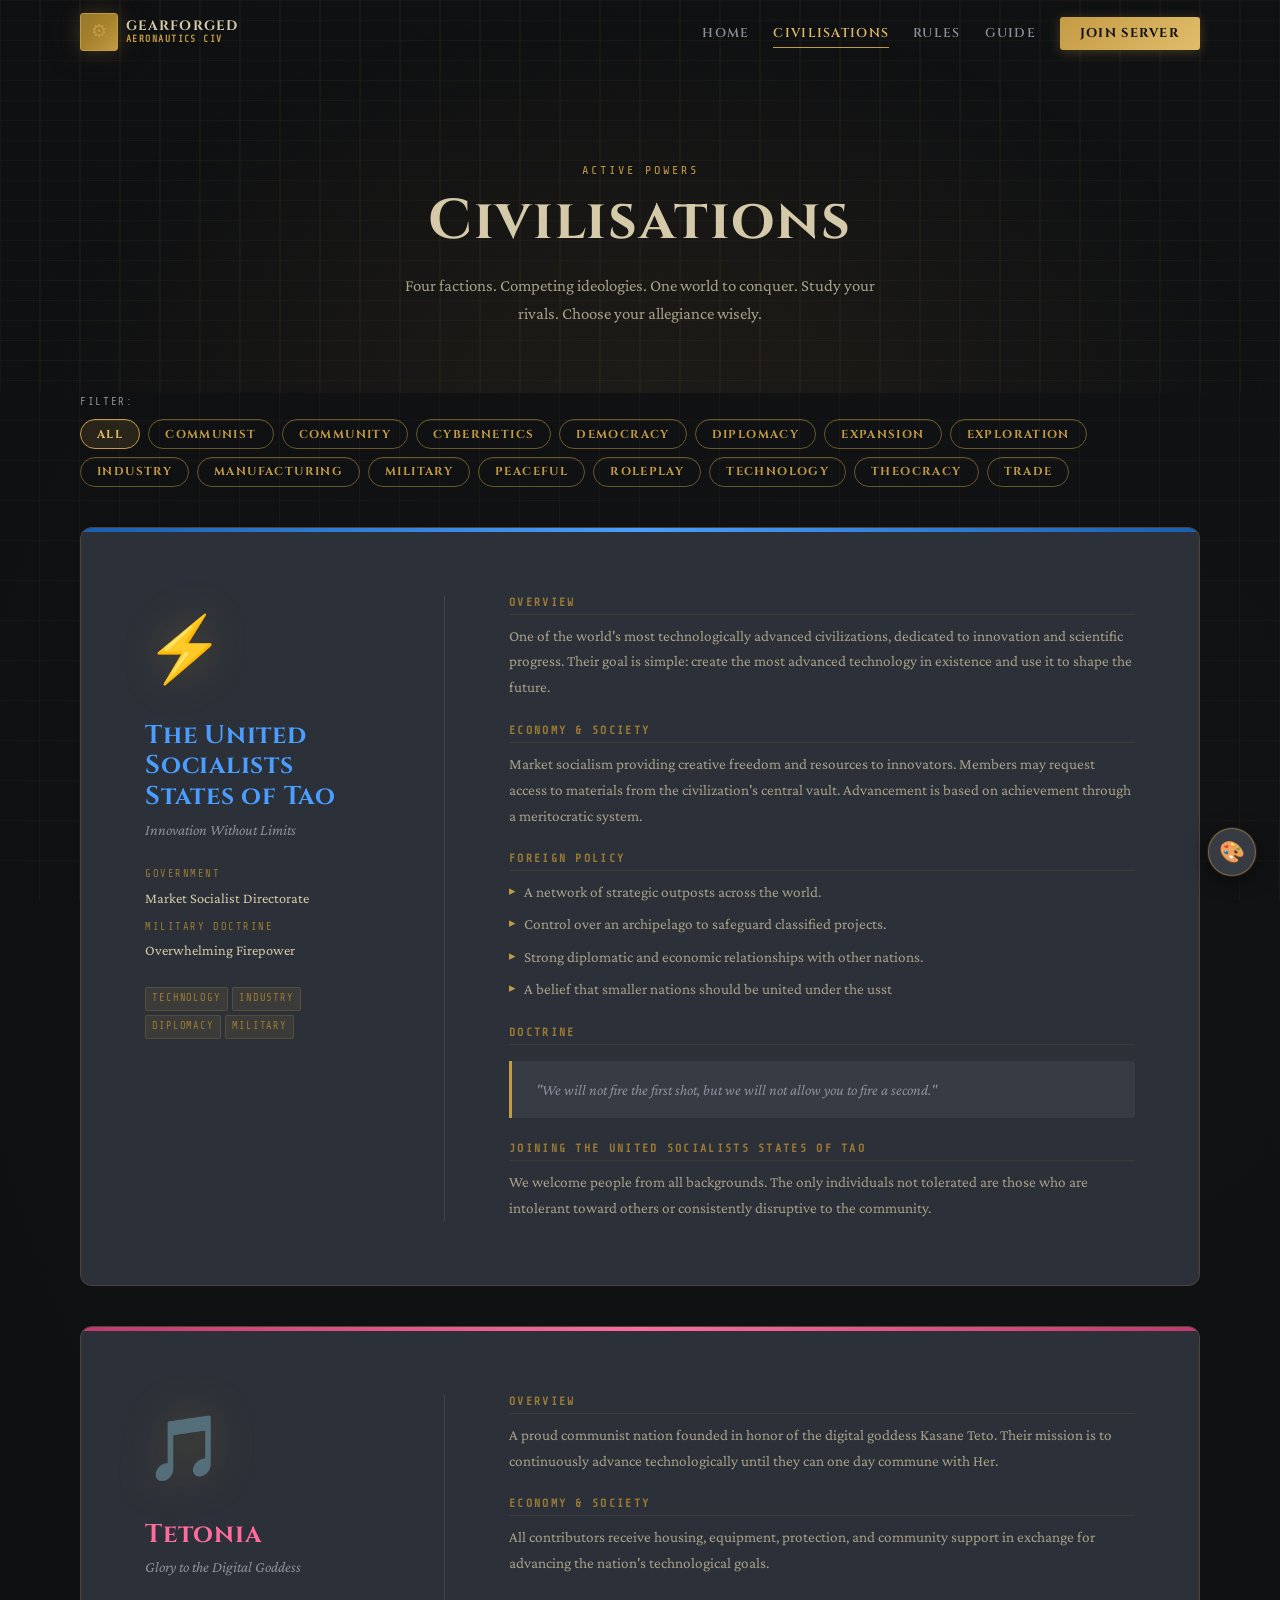
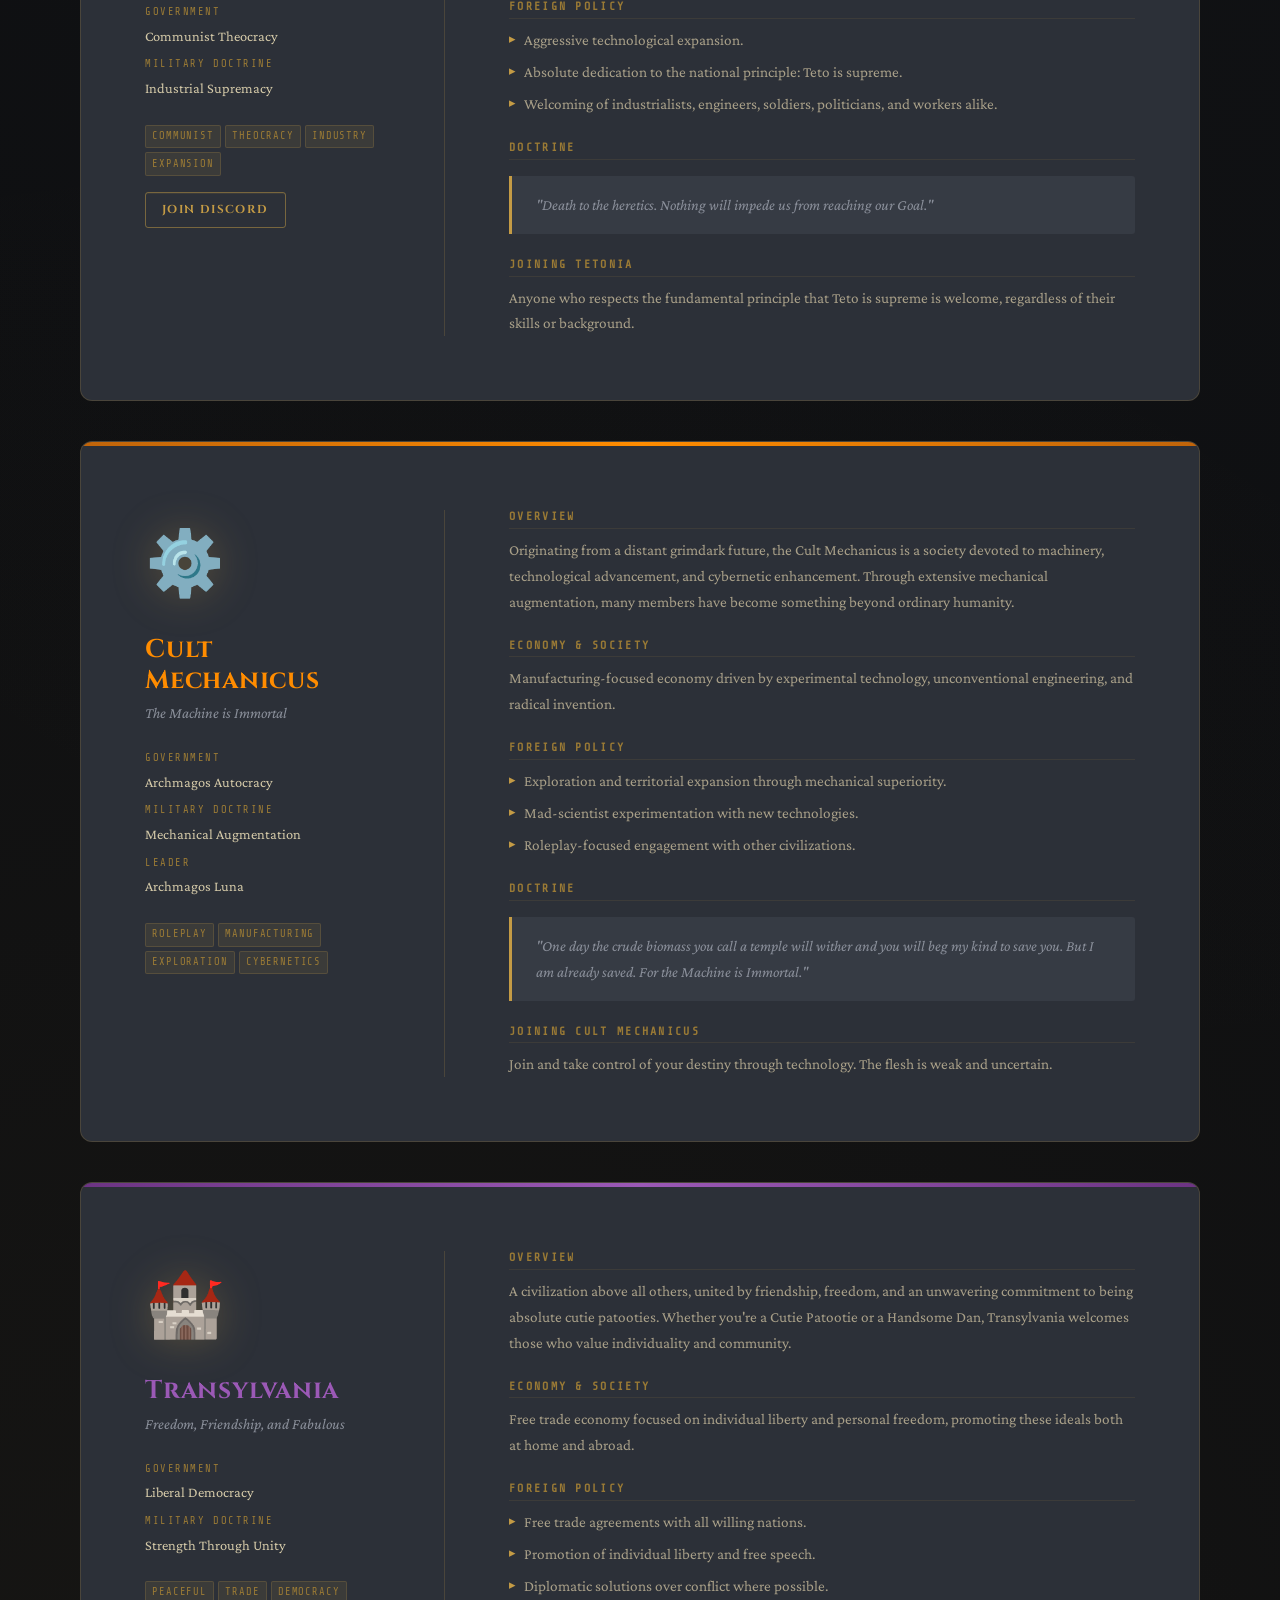
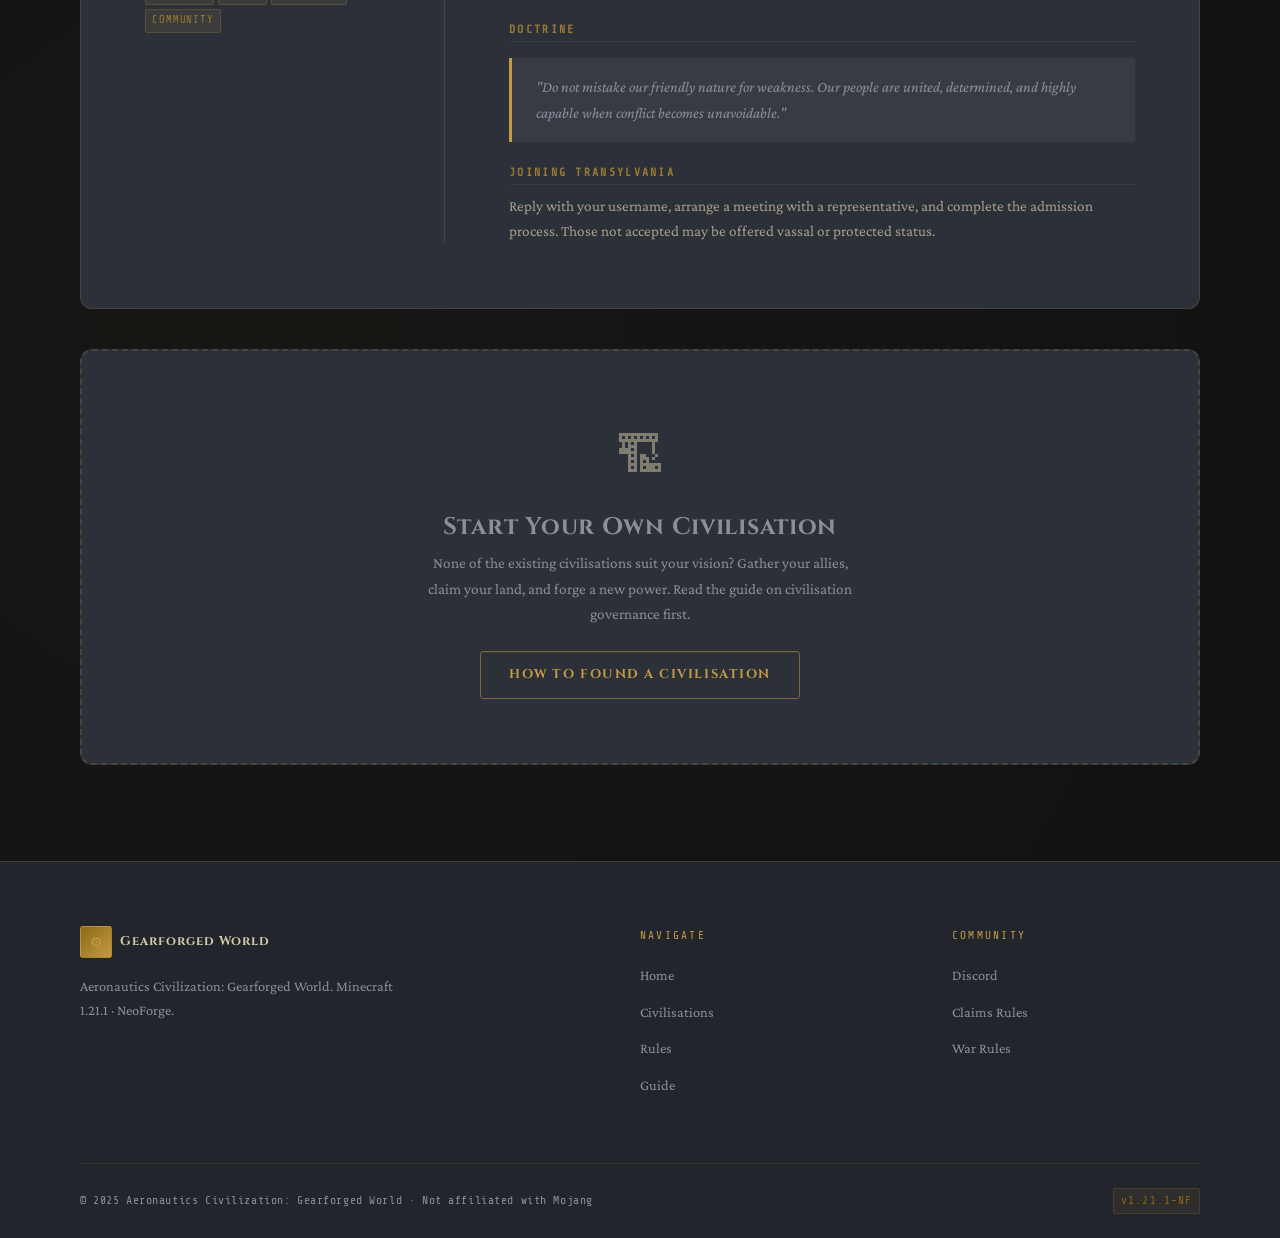
<file: civs.html>
<!doctype html>
<html lang="en">
  <head>
    <meta charset="UTF-8" />
    <meta name="viewport" content="width=device-width, initial-scale=1.0" />
    <meta
      name="description"
      content="Active civilisations on Gearforged World — learn about Kang Tao, Tetonia, Cult Mechanicus, and Transylvania."
    />
    <title>Civilisations — Gearforged World</title>
    <link rel="stylesheet" href="css/style.css" />
    <style>
      /* ---- Page-specific styles ---- */
      .civ-filter-bar {
        display: flex;
        gap: var(--space-sm);
        flex-wrap: wrap;
        margin-bottom: var(--space-xl);
        align-items: center;
      }

      .civ-filter-bar-label {
        font-family: var(--font-mono);
        font-size: 0.68rem;
        letter-spacing: 0.15em;
        text-transform: uppercase;
        color: var(--text-muted);
        margin-right: var(--space-sm);
      }

      /* Override btn--secondary padding for filter tags */
      .civ-filter-btn {
        font-size: 0.72rem !important;
        padding: 0.4rem 1rem !important;
        border-radius: 99px !important;
      }

      .civ-filter-btn.active {
        background: rgba(var(--brass-rgb, 196, 155, 69), 0.15) !important;
        border-color: var(--brass) !important;
        color: var(--brass-light) !important;
      }

      /* Policy list inside civ cards */
      .civ-policy-list li {
        display: flex !important;
        gap: 0.5rem !important;
        align-items: flex-start;
      }

      .civ-policy-list li::before {
        content: "▸";
        color: var(--brass);
        flex-shrink: 0;
        margin-top: 0.2em;
        font-size: 0.8rem;
      }

      /* "Found your own" CTA card */
      .found-civ-card {
        background: var(--bg-card);
        border: 2px dashed var(--border);
        border-radius: var(--radius-lg);
        padding: var(--space-2xl);
        text-align: center;
        margin-top: var(--space-xl);
        transition: border-color var(--transition-base);
      }

      .found-civ-card:hover {
        border-color: var(--border-strong);
      }

      .found-civ-card__icon {
        font-size: 3rem;
        display: block;
        margin-bottom: var(--space-md);
        opacity: 0.5;
      }

      /* Civ count header */
      .civs-header-meta {
        display: flex;
        align-items: baseline;
        gap: var(--space-md);
        margin-bottom: var(--space-lg);
      }

      .civs-header-meta h2 {
        margin: 0;
      }

      .civ-total-badge {
        font-family: var(--font-mono);
        font-size: 0.7rem;
        color: var(--brass);
        background: rgba(var(--brass-rgb, 196, 155, 69), 0.1);
        border: 1px solid var(--border);
        padding: 0.2rem 0.6rem;
        border-radius: 3px;
        letter-spacing: 0.1em;
      }
      .civs-grid {
        display: grid;
        /* Caps the cards at a reasonable max-width so they don't stretch forever */
        grid-template-columns: repeat(auto-fill, minmax(300px, 340px));
        gap: 1.5rem;
        margin-top: 2rem;
        width: 100%;
        /* Centers the entire grid on the page */
        justify-content: center;
      }

      /* Ensure the cards look like clickable blocks and fit nice inside the grid slot */
      .civ-preview-card {
        display: flex;
        flex-direction: column;
        align-items: center;
        justify-content: center;
        text-align: center;
        padding: 2rem;
        background: var(
          --bg-card
        ); /* Fallback if variable is missing: #1a1e24 */
        border: 1px solid var(--border);
        border-radius: var(--radius-lg, 12px);
        cursor: pointer;
        transition:
          transform 0.2s ease,
          box-shadow 0.2s ease;
        min-height: 220px;
      }

      /* Add a subtle hover effect to make them feel responsive */
      .civ-preview-card:hover {
        transform: translateY(-4px);
        box-shadow: 0 8px 24px rgba(0, 0, 0, 0.3);
      }
    </style>
  </head>
  <body>
    <!-- =====================================================
       NAVIGATION
       ===================================================== -->
    <nav class="nav" role="navigation" aria-label="Main navigation">
      <div class="container nav__inner">
        <a
          href="index.html"
          class="nav__logo"
          aria-label="Gearforged World Home"
        >
          <div class="nav__logo-emblem" aria-hidden="true">⚙</div>
          <div class="nav__logo-text">
            Gearforged
            <span class="nav__logo-sub">Aeronautics Civ</span>
          </div>
        </a>
        <ul class="nav__links" role="list">
          <li><a href="index.html" class="nav__link">Home</a></li>
          <li><a href="civs.html" class="nav__link">Civilisations</a></li>
          <li><a href="rules.html" class="nav__link">Rules</a></li>
          <li><a href="guide.html" class="nav__link">Guide</a></li>
          <li>
            <a
              href="index.html"
              class="nav__cta nav__link"
              data-copy-ip="play.gearforged.world"
              >Join Server</a
            >
          </li>
        </ul>
        <button
          class="nav__hamburger"
          aria-label="Toggle mobile menu"
          aria-expanded="false"
        >
          <span></span><span></span><span></span>
        </button>
      </div>
    </nav>

    <div class="nav__mobile">
      <ul
        role="list"
        style="
          list-style: none;
          display: flex;
          flex-direction: column;
          gap: 0.5rem;
        "
      >
        <li><a href="index.html" class="nav__link">Home</a></li>
        <li><a href="civs.html" class="nav__link active">Civilisations</a></li>
        <li><a href="rules.html" class="nav__link">Rules</a></li>
        <li><a href="guide.html" class="nav__link">Guide</a></li>
      </ul>
    </div>

    <!-- =====================================================
       PAGE HERO
       ===================================================== -->
    <div class="page-hero">
      <div class="page-hero__bg" aria-hidden="true"></div>
      <div class="container" style="position: relative; z-index: 1">
        <span class="section-eyebrow">Active Powers</span>
        <h1>Civilisations</h1>
        <p
          style="
            margin: var(--space-md) auto 0;
            max-width: 55ch;
            text-align: center;
            color: var(--text-secondary);
          "
        >
          Four factions. Competing ideologies. One world to conquer. Study your
          rivals. Choose your allegiance wisely.
        </p>
      </div>
    </div>

    <!-- =====================================================
       MAIN CONTENT
       ===================================================== -->
    <main>
      <div class="container" style="padding-bottom: var(--space-3xl)">
        <!-- Filter bar -->
        <div class="civ-filter-bar" aria-label="Filter civilisations by tag">
          <span class="civ-filter-bar-label">Filter:</span>
          <div
            id="civ-filters"
            style="display: flex; gap: 0.5rem; flex-wrap: wrap"
          >
            <!-- Populated by civs.js -->
          </div>
        </div>

        <!-- Civs container -->
        <div id="civs-container" aria-label="Civilisation profiles">
          <div id="civs-preview" class="civs-grid"></div>

          <div
            id="civs-loading"
            style="
              text-align: center;
              padding: 4rem;
              color: var(--text-muted);
              font-family: var(--font-mono);
            "
          >
            <span
              style="
                font-size: 3rem;
                display: block;
                animation: spin 1.5s linear infinite;
              "
              >⚙</span
            >
            <p style="margin-top: 1rem; font-size: 0.85rem">
              Loading civilisations…
            </p>
          </div>
        </div>

        <!-- Found your own civilisation prompt -->
        <div class="found-civ-card reveal" style="margin-top: var(--space-xl)">
          <span class="found-civ-card__icon" aria-hidden="true">🏗</span>
          <h3
            style="
              font-family: var(--font-heading);
              color: var(--text-muted);
              margin-bottom: var(--space-sm);
            "
          >
            Start Your Own Civilisation
          </h3>
          <p
            style="
              color: var(--text-muted);
              font-size: 0.95rem;
              max-width: 50ch;
              margin: 0 auto var(--space-lg);
            "
          >
            None of the existing civilisations suit your vision? Gather your
            allies, claim your land, and forge a new power. Read the guide on
            civilisation governance first.
          </p>
          <a href="guide.html#civs" class="btn btn--secondary"
            >How to Found a Civilisation</a
          >
        </div>
      </div>
    </main>

    <!-- =====================================================
       FOOTER
       ===================================================== -->
    <footer class="footer" role="contentinfo">
      <div class="container">
        <div class="footer__grid">
          <div class="footer__brand">
            <a href="index.html" class="footer__logo">
              <div class="footer__logo-emblem" aria-hidden="true">⚙</div>
              <span class="footer__logo-text">Gearforged World</span>
            </a>
            <p>
              Aeronautics Civilization: Gearforged World. Minecraft 1.21.1 ·
              NeoForge.
            </p>
          </div>
          <nav aria-label="Footer navigation">
            <div class="footer__col-title">Navigate</div>
            <ul class="footer__links">
              <li><a href="index.html">Home</a></li>
              <li><a href="civs.html">Civilisations</a></li>
              <li><a href="rules.html">Rules</a></li>
              <li><a href="guide.html">Guide</a></li>
            </ul>
          </nav>
          <div>
            <div class="footer__col-title">Community</div>
            <ul class="footer__links">
              <li>
                <a
                  href="https://discord.gg/gearforged"
                  target="_blank"
                  rel="noopener"
                  >Discord</a
                >
              </li>
              <li><a href="rules.html#cat-claims">Claims Rules</a></li>
              <li><a href="rules.html#cat-war">War Rules</a></li>
            </ul>
          </div>
        </div>
        <div class="footer__bottom">
          <span class="footer__copyright"
            >© 2025 Aeronautics Civilization: Gearforged World · Not affiliated
            with Mojang</span
          >
          <span class="footer__version">v1.21.1-NF</span>
        </div>
      </div>
    </footer>

    <style>
      @keyframes spin {
        from {
          transform: rotate(0deg);
        }
        to {
          transform: rotate(360deg);
        }
      }
    </style>

    <script src="js/theme.js"></script>
    <script src="js/main.js"></script>
    <script src="js/civs.js"></script>
    <script>
      /* ============================================================
         INIT WITH HASH CHANGE DETECTOR & MANUAL LOADER REMOVAL
         ============================================================ */
      const initPage = async () => {
        const previewContainer = document.getElementById("civs-preview");
        const detailContainer = document.getElementById("civs-container");

        if (!previewContainer && !detailContainer) return;

        try {
          const data = await fetchServerData();
          const civs = data.civilizations;
          const hash = window.location.hash;

          if (hash && hash.startsWith("#civ-")) {
            // 1. DETAIL VIEW MODE
            if (detailContainer) {
              detailContainer.style.display = "block";
              if (previewContainer) previewContainer.style.display = "none";

              const civId = hash.replace("#civ-", "");
              const civ = civs.find((c) => c.id === civId);

              if (civ) {
                // Clear everything (including old spinner if it's there) to render details
                detailContainer.innerHTML = "";
                detailContainer.appendChild(renderCivDetail(civ));
                detailContainer.appendChild(renderManagementLocked());

                // Scroll smoothly to the civilization profile
                setTimeout(() => {
                  const navH = 64 + 20;
                  const top =
                    detailContainer.getBoundingClientRect().top +
                    window.scrollY -
                    navH;
                  window.scrollTo({ top, behavior: "smooth" });
                }, 100);
              }
            }
          } else {
            // 2. PREVIEW GRID MODE
            if (previewContainer) {
              previewContainer.style.display = "grid"; // Forces grid layout
              if (detailContainer) detailContainer.style.display = "block";

              previewContainer.innerHTML = "";
              civs.forEach((civ, i) => {
                previewContainer.appendChild(renderCivPreviewCard(civ, i));
              });
            }
          }

          // --- LOADER CLEANUP ---
          // Instead of an observer, find the spinner and remove it right here
          // since we officially know the rendering has completed successfully!
          const loadingSpinner = document.getElementById("civs-loading");
          if (loadingSpinner) {
            loadingSpinner.remove();
          }

          // Trigger reveal animations if script is loaded
          if (typeof RevealOnScroll !== "undefined") {
            RevealOnScroll.init();
          }
        } catch (err) {
          console.error("Failed to load civilization data:", err);
        }
      };

      // Run when page loads
      document.addEventListener("DOMContentLoaded", initPage);

      // Run automatically whenever a user clicks a card (hash changes)
      window.addEventListener("hashchange", initPage);
    </script>
  </body>
</html>
</file>
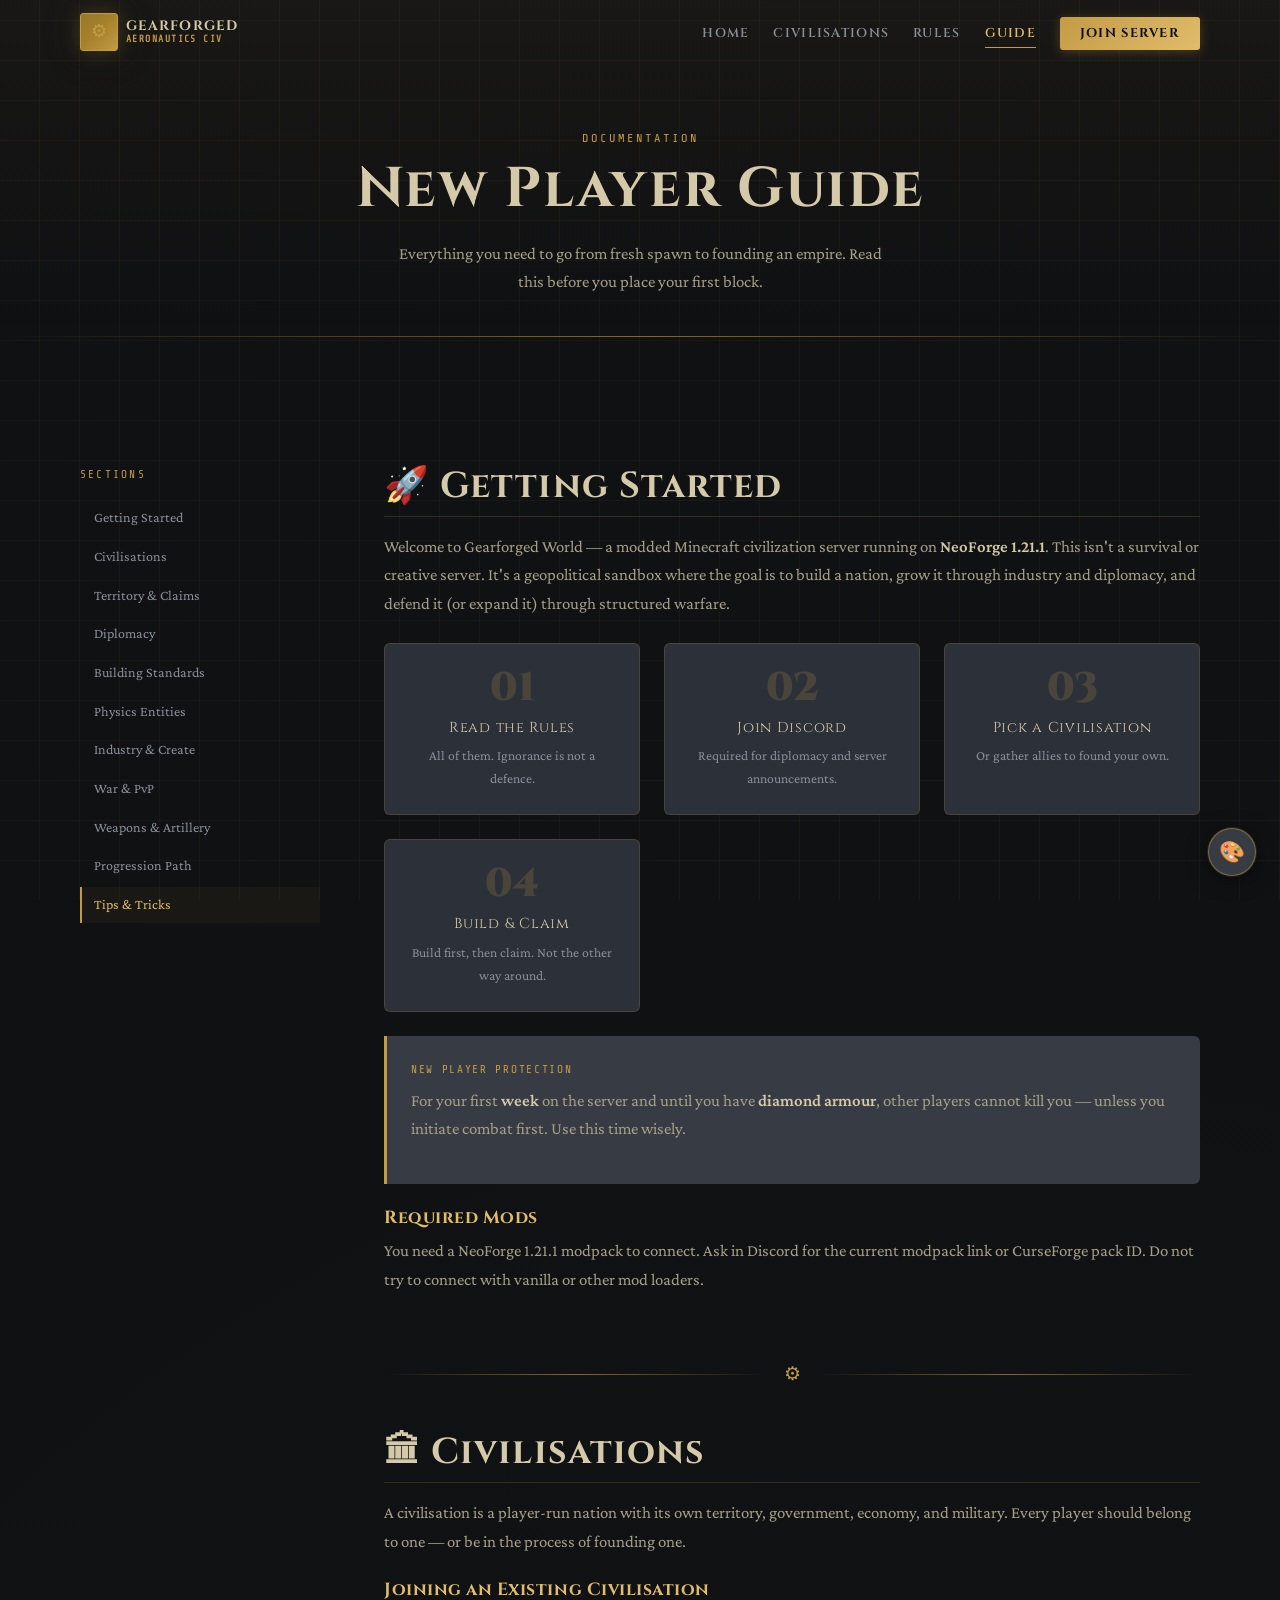
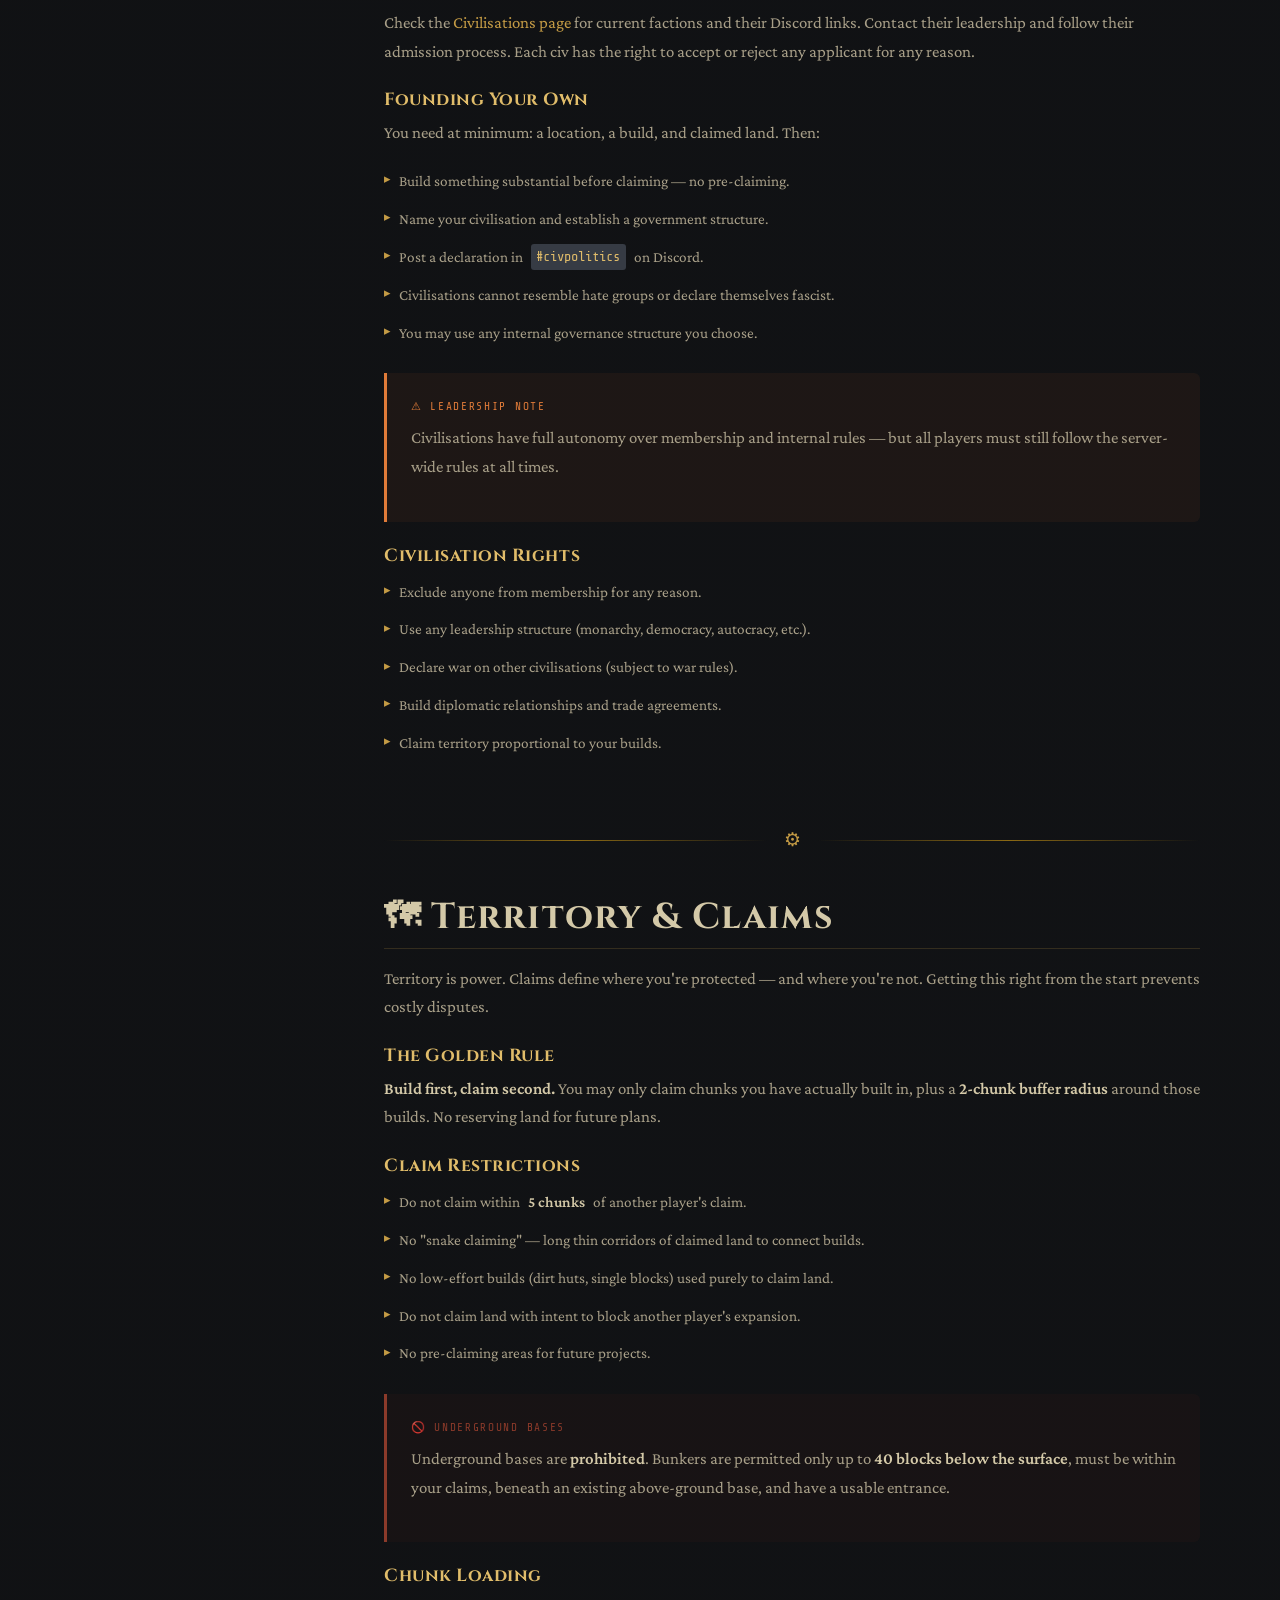
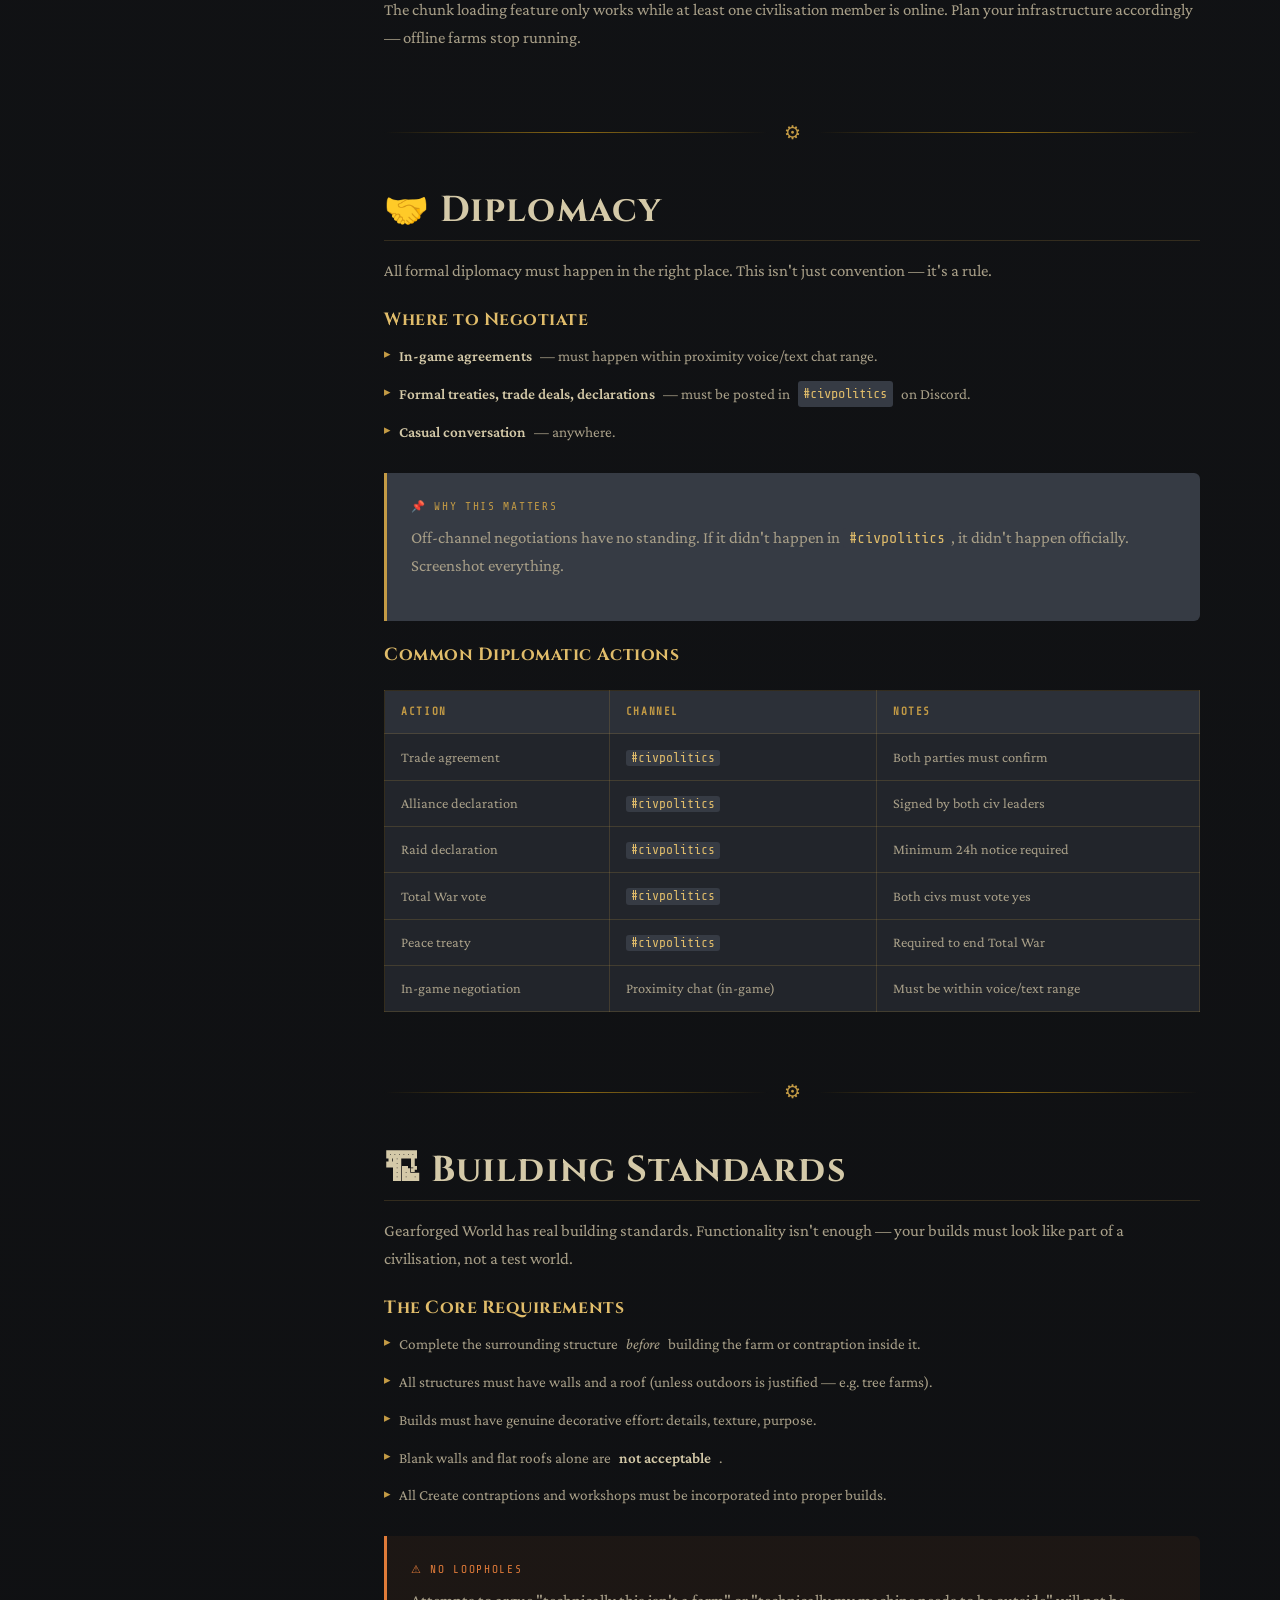
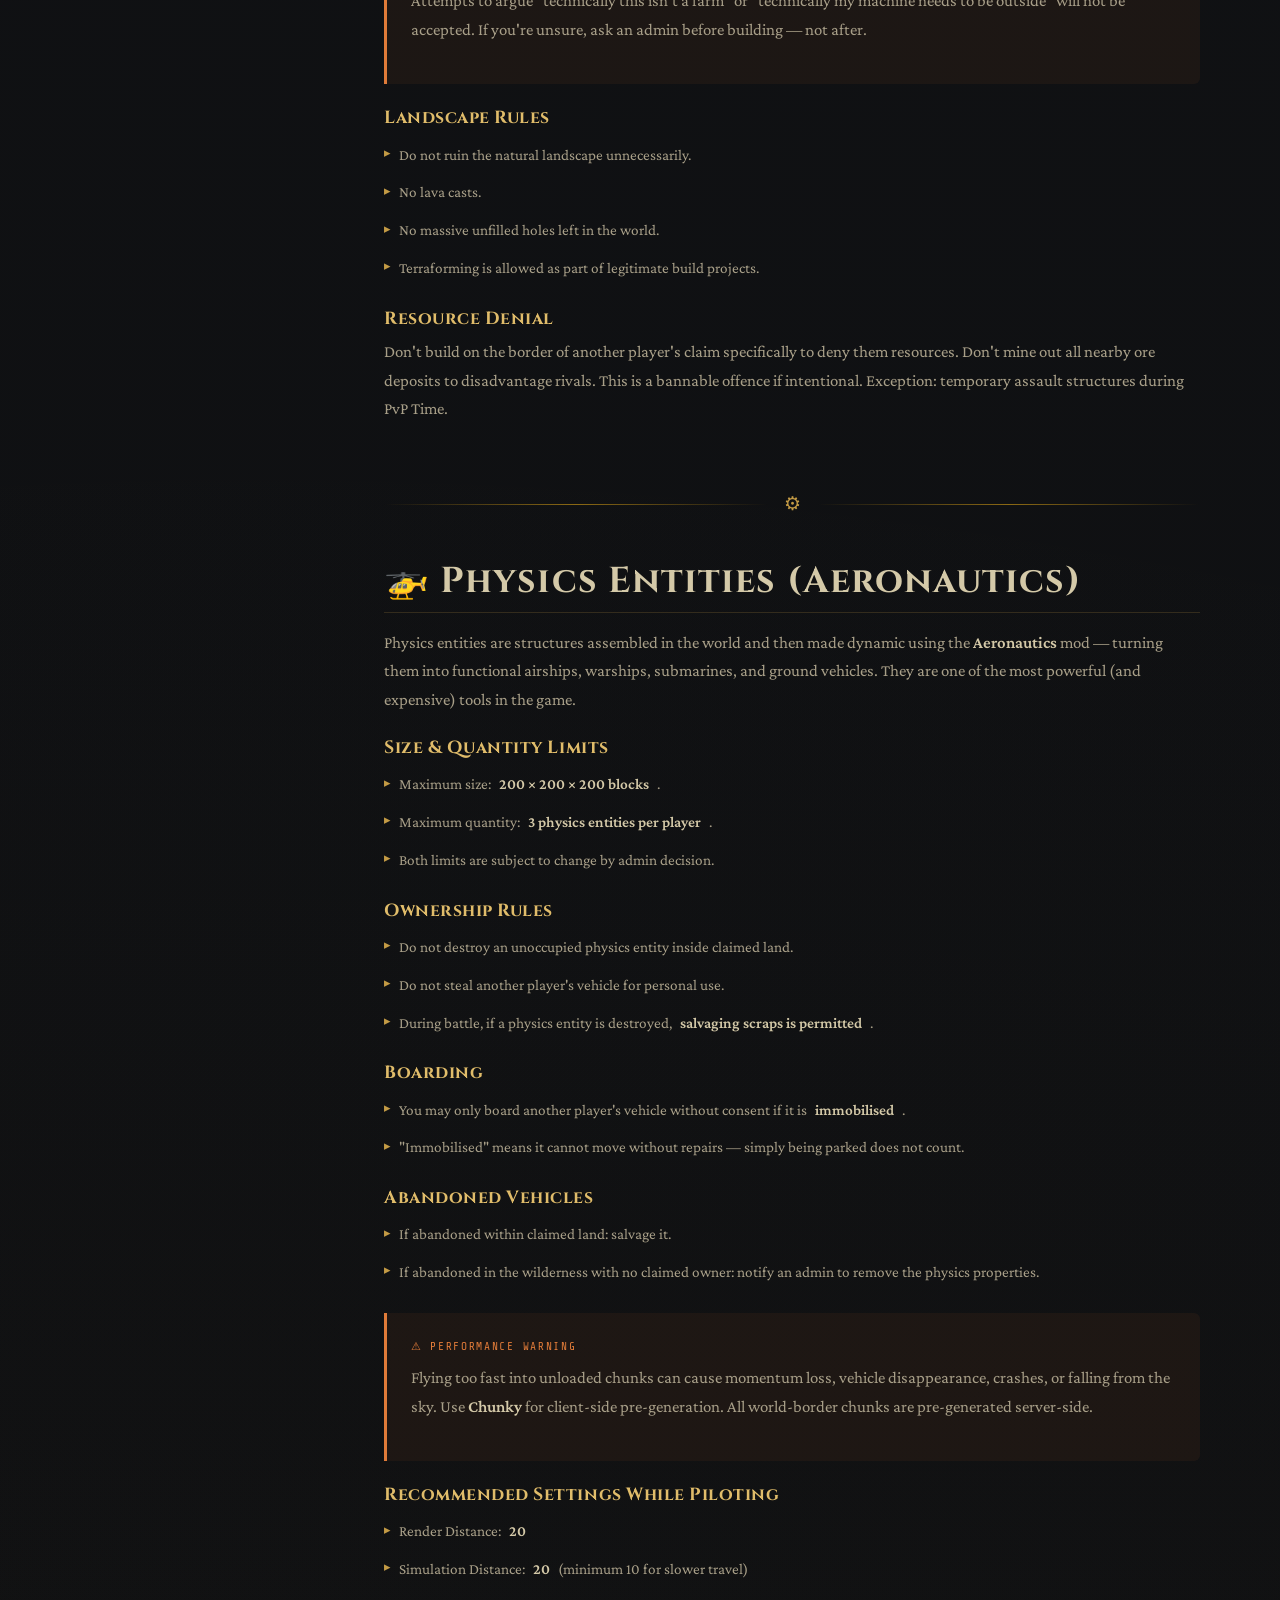
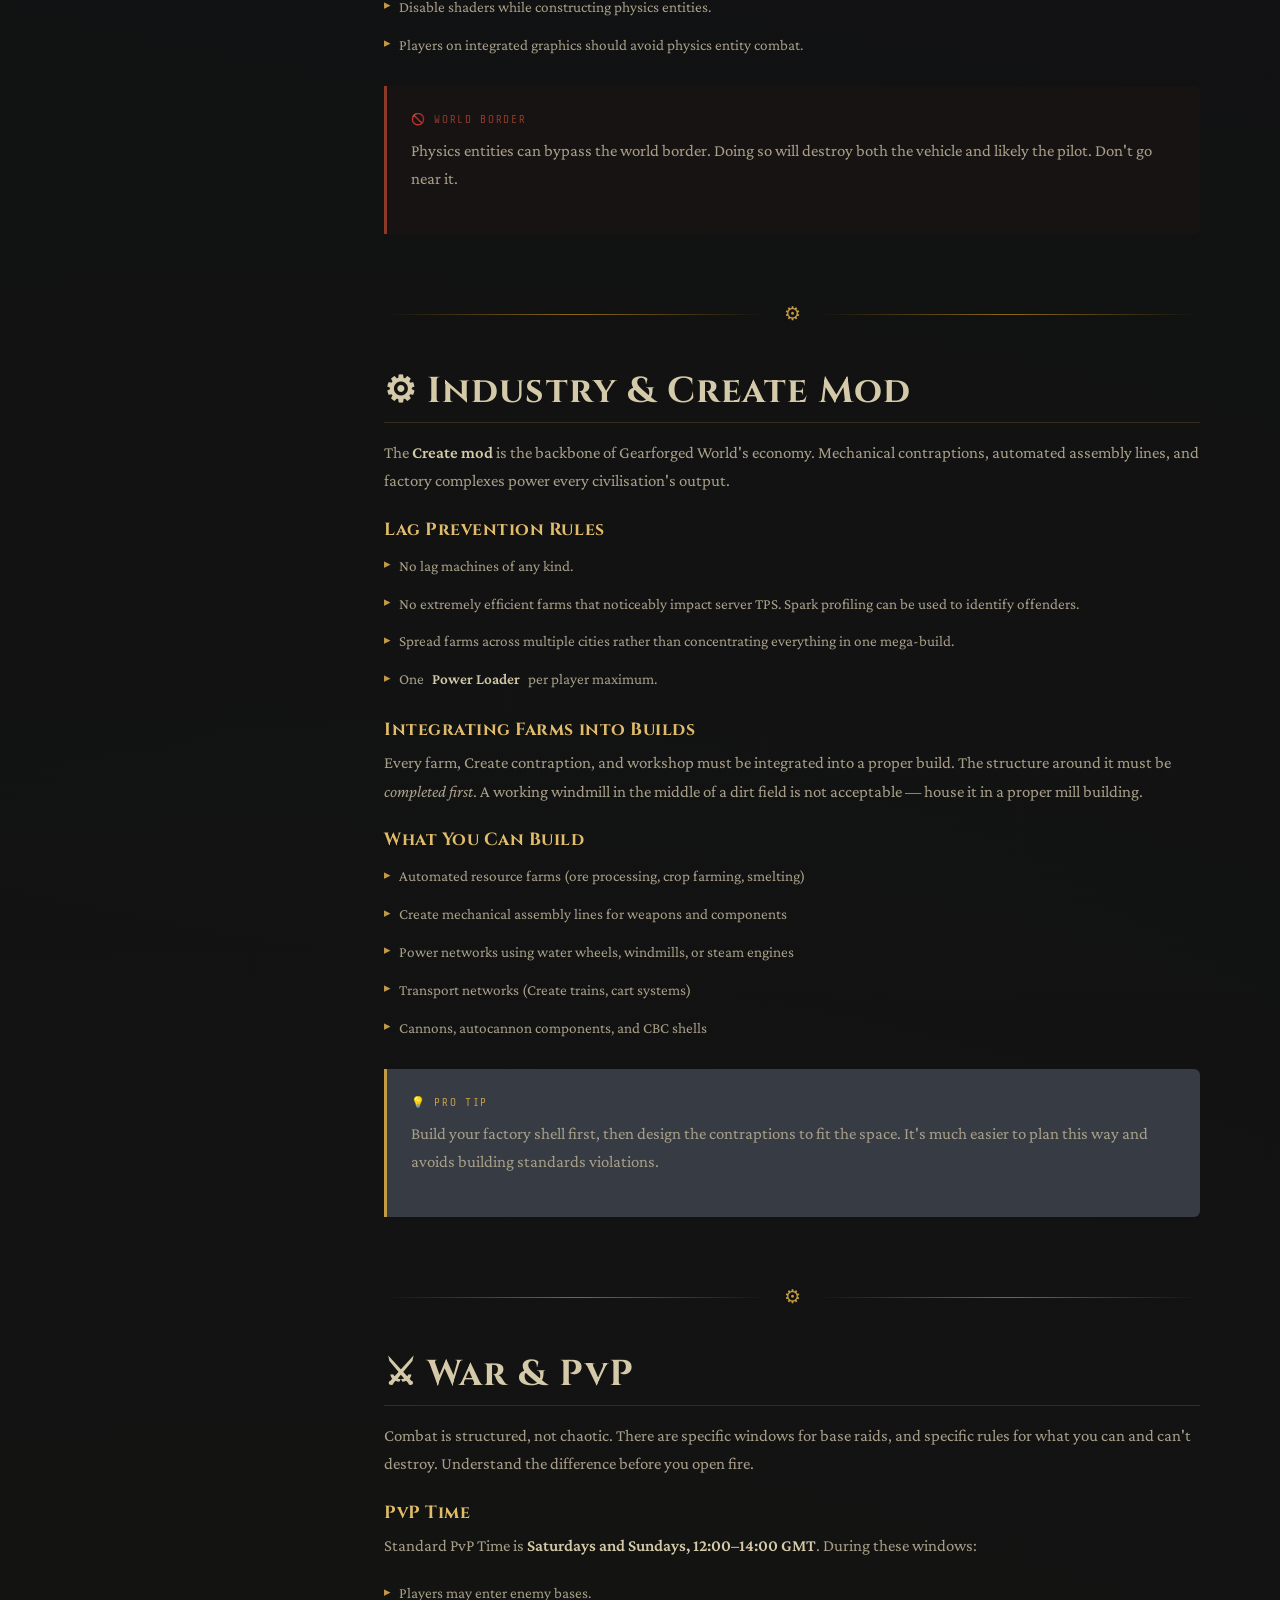
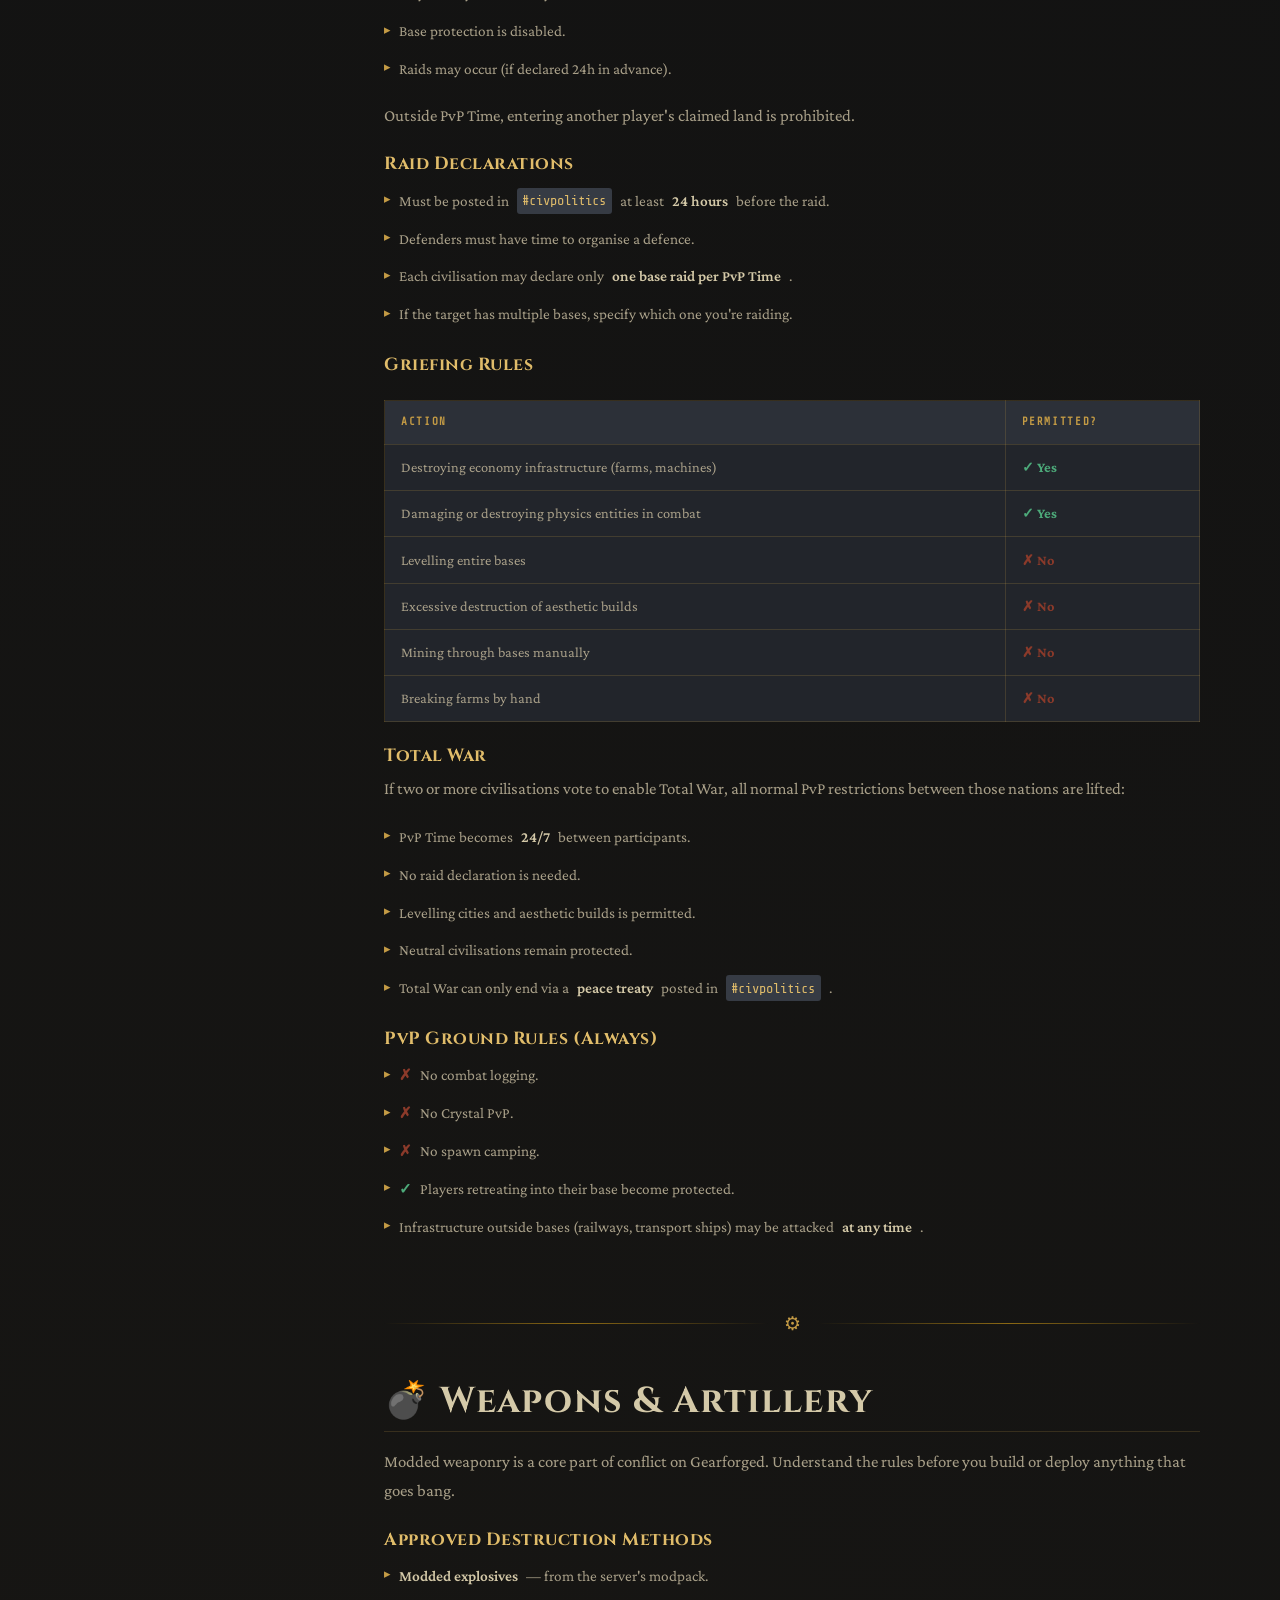
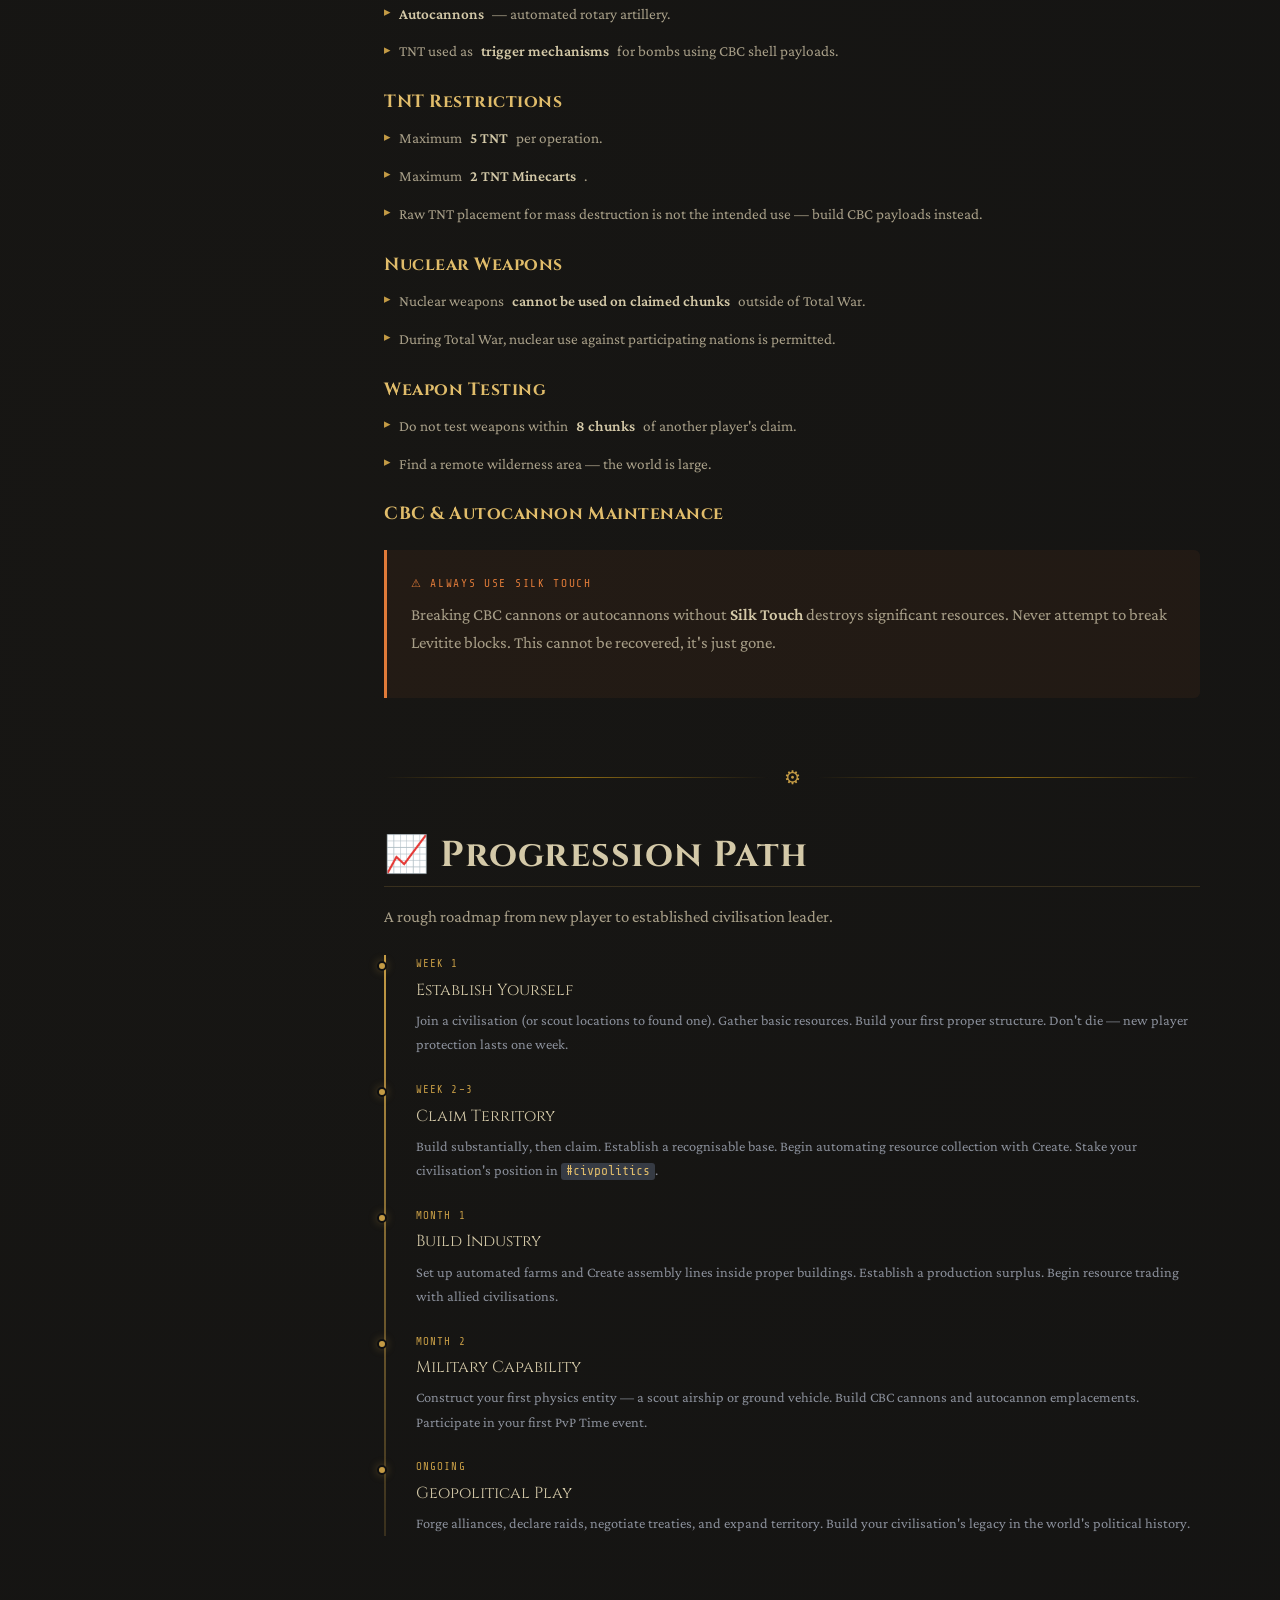
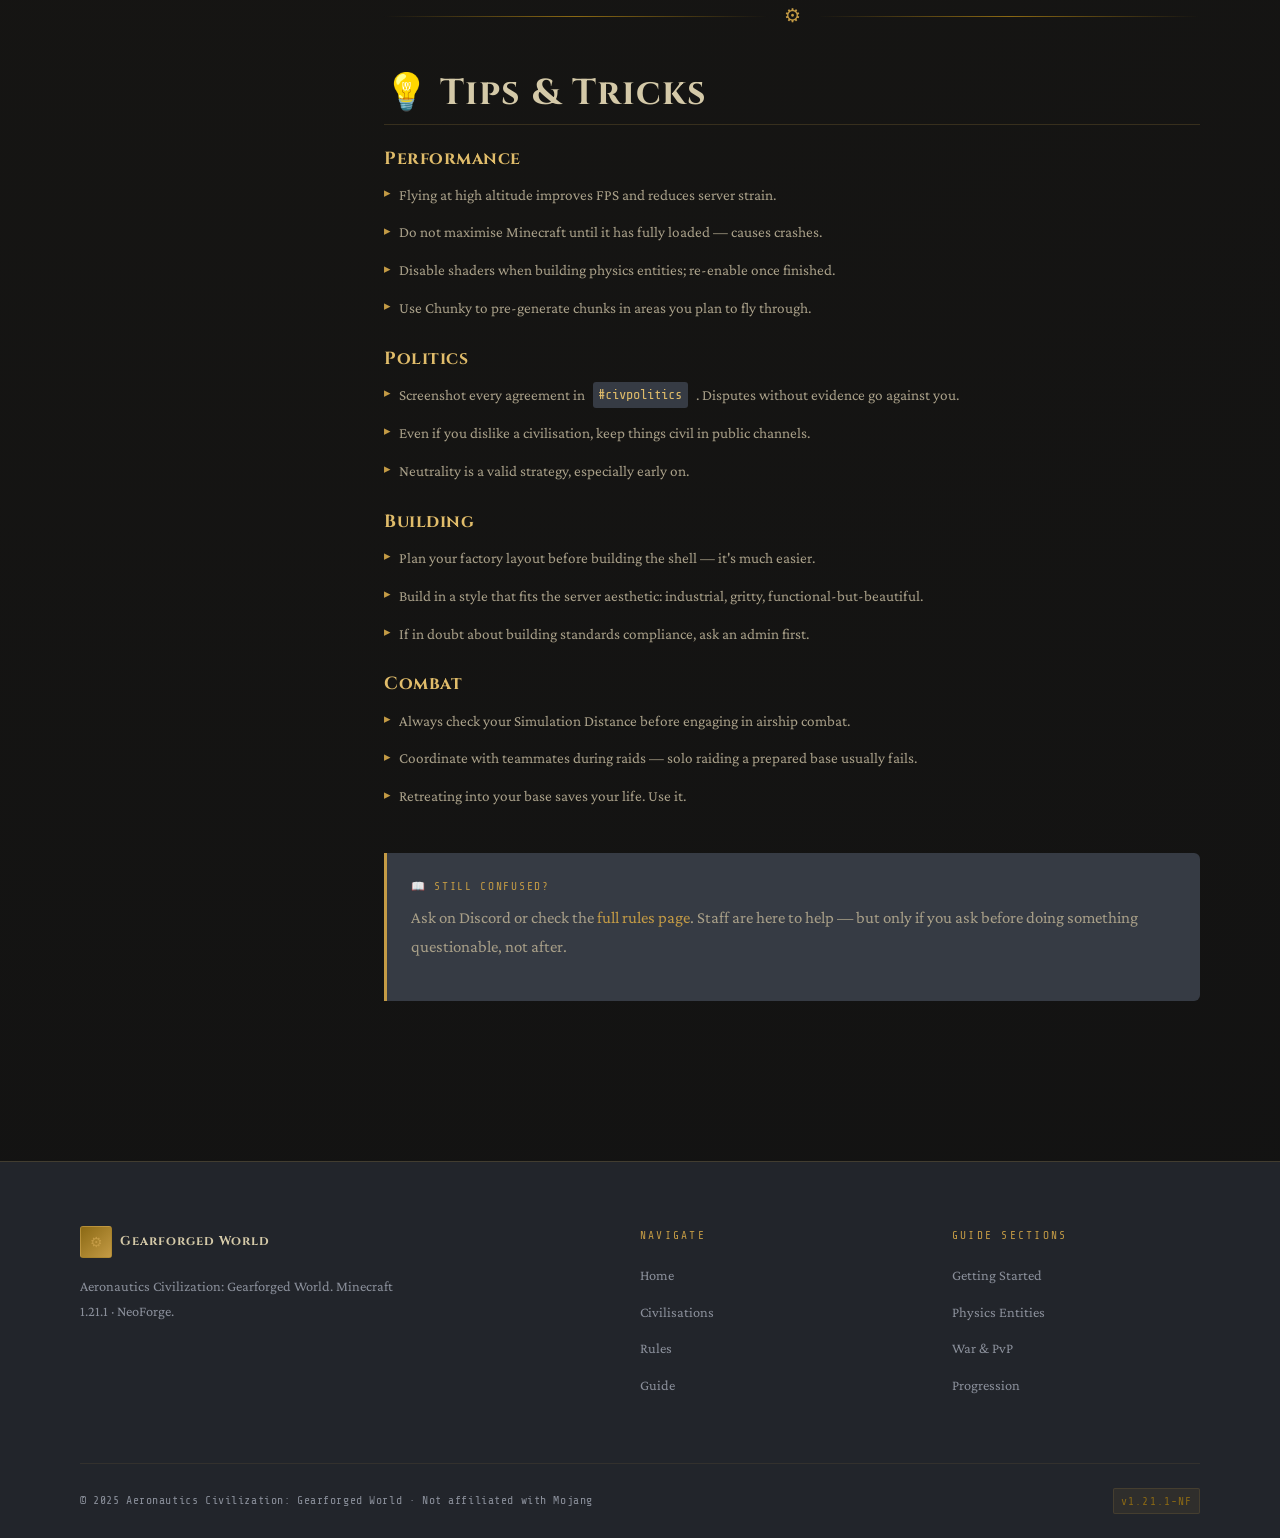
<file: guide.html>
<!doctype html>
<html lang="en">
  <head>
    <meta charset="UTF-8" />
    <meta name="viewport" content="width=device-width, initial-scale=1.0" />
    <meta
      name="description"
      content="New player guide for Gearforged World — civilisations, claims, diplomacy, wars, airships, factories, and progression."
    />
    <title>Guide — Gearforged World</title>
    <link rel="stylesheet" href="css/style.css" />
    <style>
      /* Guide page extras */
      .guide-progress-bar {
        position: fixed;
        top: var(--nav-height);
        left: 0;
        height: 2px;
        background: linear-gradient(90deg, var(--brass-dark), var(--brass));
        width: 0%;
        z-index: 999;
        transition: width 0.1s linear;
        box-shadow: 0 0 8px var(--accent-glow);
      }

      .guide-step-grid {
        display: grid;
        grid-template-columns: repeat(auto-fit, minmax(200px, 1fr));
        gap: var(--space-lg);
        margin: var(--space-lg) 0;
      }

      .guide-step-card {
        background: var(--bg-card);
        border: 1px solid var(--border);
        border-radius: var(--radius-md);
        padding: var(--space-lg);
        text-align: center;
        position: relative;
      }

      .guide-step-card__num {
        font-family: var(--font-heading);
        font-size: 2.5rem;
        font-weight: 900;
        color: var(--border);
        line-height: 1;
        margin-bottom: var(--space-sm);
      }

      .guide-step-card__title {
        font-family: var(--font-heading);
        font-size: 0.9rem;
        color: var(--text-primary);
        letter-spacing: 0.05em;
        margin-bottom: var(--space-xs);
      }

      .guide-step-card__desc {
        font-size: 0.85rem;
        color: var(--text-muted);
      }

      /* Comparison table */
      .compare-table {
        width: 100%;
        border-collapse: collapse;
        margin: var(--space-lg) 0;
        font-size: 0.9rem;
      }

      .compare-table th {
        font-family: var(--font-mono);
        font-size: 0.68rem;
        letter-spacing: 0.15em;
        text-transform: uppercase;
        color: var(--brass);
        background: var(--bg-card);
        padding: 0.75rem 1rem;
        border: 1px solid var(--border);
        text-align: left;
      }

      .compare-table td {
        padding: 0.65rem 1rem;
        border: 1px solid var(--border);
        color: var(--text-secondary);
        background: var(--bg-secondary);
      }

      .compare-table tr:hover td {
        background: var(--bg-card);
      }

      .tick {
        color: #4daa7a;
        font-weight: bold;
      }
      .cross {
        color: var(--rust);
        font-weight: bold;
      }
      .warn {
        color: #e07b39;
        font-weight: bold;
      }

      /* Timeline */
      .timeline {
        position: relative;
        padding-left: 2rem;
        margin: var(--space-lg) 0;
      }

      .timeline::before {
        content: "";
        position: absolute;
        left: 0;
        top: 0;
        bottom: 0;
        width: 2px;
        background: linear-gradient(180deg, var(--brass), var(--border));
      }

      .timeline-item {
        position: relative;
        margin-bottom: var(--space-lg);
      }

      .timeline-item::before {
        content: "";
        position: absolute;
        left: -2.43rem;
        top: 0.4rem;
        width: 10px;
        height: 10px;
        border-radius: 50%;
        background: var(--brass);
        border: 2px solid var(--bg-primary);
        box-shadow: 0 0 8px var(--accent-glow);
      }

      .timeline-item__label {
        font-family: var(--font-mono);
        font-size: 0.68rem;
        color: var(--brass);
        letter-spacing: 0.1em;
        text-transform: uppercase;
        margin-bottom: 0.2rem;
      }

      .timeline-item__title {
        font-family: var(--font-heading);
        font-size: 1rem;
        color: var(--text-primary);
        margin-bottom: 0.25rem;
      }

      .timeline-item__desc {
        font-size: 0.9rem;
        color: var(--text-muted);
      }
    </style>
  </head>
  <body>
    <!-- Reading progress bar -->
    <div
      class="guide-progress-bar"
      id="reading-progress"
      aria-hidden="true"
    ></div>

    <!-- =====================================================
       NAVIGATION
       ===================================================== -->
    <nav class="nav" role="navigation" aria-label="Main navigation">
      <div class="container nav__inner">
        <a
          href="index.html"
          class="nav__logo"
          aria-label="Gearforged World Home"
        >
          <div class="nav__logo-emblem" aria-hidden="true">⚙</div>
          <div class="nav__logo-text">
            Gearforged
            <span class="nav__logo-sub">Aeronautics Civ</span>
          </div>
        </a>
        <ul class="nav__links" role="list">
          <li><a href="index.html" class="nav__link">Home</a></li>
          <li><a href="civs.html" class="nav__link">Civilisations</a></li>
          <li><a href="rules.html" class="nav__link">Rules</a></li>
          <li><a href="guide.html" class="nav__link">Guide</a></li>
          <li>
            <a
              href="index.html"
              class="nav__cta nav__link"
              data-copy-ip="play.gearforged.world"
              >Join Server</a
            >
          </li>
        </ul>
        <button
          class="nav__hamburger"
          aria-label="Toggle mobile menu"
          aria-expanded="false"
        >
          <span></span><span></span><span></span>
        </button>
      </div>
    </nav>

    <div class="nav__mobile">
      <ul
        role="list"
        style="
          list-style: none;
          display: flex;
          flex-direction: column;
          gap: 0.5rem;
        "
      >
        <li><a href="index.html" class="nav__link">Home</a></li>
        <li><a href="civs.html" class="nav__link">Civilisations</a></li>
        <li><a href="rules.html" class="nav__link">Rules</a></li>
        <li><a href="guide.html" class="nav__link active">Guide</a></li>
      </ul>
    </div>

    <!-- =====================================================
       PAGE HEADER
       ===================================================== -->
    <div class="page-header">
      <div class="container">
        <span class="section-eyebrow">Documentation</span>
        <h1>New Player Guide</h1>
        <p
          style="
            margin: var(--space-md) auto 0;
            max-width: 55ch;
            text-align: center;
          "
        >
          Everything you need to go from fresh spawn to founding an empire. Read
          this before you place your first block.
        </p>
      </div>
    </div>

    <!-- =====================================================
       MAIN CONTENT
       ===================================================== -->
    <main>
      <div class="container">
        <div class="guide-layout">
          <!-- ---- Sidebar nav ---- -->
          <aside>
            <nav class="guide-nav" aria-label="Guide sections">
              <div class="guide-nav__title">Sections</div>
              <ul class="guide-nav__list" id="guide-nav-list" role="list">
                <li class="guide-nav__item">
                  <a href="#getting-started">Getting Started</a>
                </li>
                <li class="guide-nav__item">
                  <a href="#civs">Civilisations</a>
                </li>
                <li class="guide-nav__item">
                  <a href="#claims">Territory & Claims</a>
                </li>
                <li class="guide-nav__item">
                  <a href="#diplomacy">Diplomacy</a>
                </li>
                <li class="guide-nav__item">
                  <a href="#building">Building Standards</a>
                </li>
                <li class="guide-nav__item">
                  <a href="#physics">Physics Entities</a>
                </li>
                <li class="guide-nav__item">
                  <a href="#industry">Industry & Create</a>
                </li>
                <li class="guide-nav__item"><a href="#war">War & PvP</a></li>
                <li class="guide-nav__item">
                  <a href="#weapons">Weapons & Artillery</a>
                </li>
                <li class="guide-nav__item">
                  <a href="#progression">Progression Path</a>
                </li>
                <li class="guide-nav__item">
                  <a href="#tips">Tips & Tricks</a>
                </li>
              </ul>
            </nav>
          </aside>

          <!-- ---- Guide content ---- -->
          <article>
            <!-- Getting Started -->
            <section class="guide-section" id="getting-started">
              <h2>🚀 Getting Started</h2>
              <p>
                Welcome to Gearforged World — a modded Minecraft civilization
                server running on
                <strong>NeoForge 1.21.1</strong>. This isn't a survival or
                creative server. It's a geopolitical sandbox where the goal is
                to build a nation, grow it through industry and diplomacy, and
                defend it (or expand it) through structured warfare.
              </p>

              <div class="guide-step-grid">
                <div class="guide-step-card">
                  <div class="guide-step-card__num">01</div>
                  <div class="guide-step-card__title">Read the Rules</div>
                  <div class="guide-step-card__desc">
                    All of them. Ignorance is not a defence.
                  </div>
                </div>
                <div class="guide-step-card">
                  <div class="guide-step-card__num">02</div>
                  <div class="guide-step-card__title">Join Discord</div>
                  <div class="guide-step-card__desc">
                    Required for diplomacy and server announcements.
                  </div>
                </div>
                <div class="guide-step-card">
                  <div class="guide-step-card__num">03</div>
                  <div class="guide-step-card__title">Pick a Civilisation</div>
                  <div class="guide-step-card__desc">
                    Or gather allies to found your own.
                  </div>
                </div>
                <div class="guide-step-card">
                  <div class="guide-step-card__num">04</div>
                  <div class="guide-step-card__title">Build & Claim</div>
                  <div class="guide-step-card__desc">
                    Build first, then claim. Not the other way around.
                  </div>
                </div>
              </div>

              <div class="info-box">
                <div class="info-box__title">New Player Protection</div>
                <p>
                  For your first <strong>week</strong> on the server and until
                  you have <strong>diamond armour</strong>, other players cannot
                  kill you — unless you initiate combat first. Use this time
                  wisely.
                </p>
              </div>

              <h3>Required Mods</h3>
              <p>
                You need a NeoForge 1.21.1 modpack to connect. Ask in Discord
                for the current modpack link or CurseForge pack ID. Do not try
                to connect with vanilla or other mod loaders.
              </p>
            </section>

            <div class="brass-divider">
              <span class="brass-divider-icon">⚙</span>
            </div>

            <!-- Civilisations -->
            <section class="guide-section" id="civs">
              <h2>🏛 Civilisations</h2>
              <p>
                A civilisation is a player-run nation with its own territory,
                government, economy, and military. Every player should belong to
                one — or be in the process of founding one.
              </p>

              <h3>Joining an Existing Civilisation</h3>
              <p>
                Check the <a href="civs.html">Civilisations page</a> for current
                factions and their Discord links. Contact their leadership and
                follow their admission process. Each civ has the right to accept
                or reject any applicant for any reason.
              </p>

              <h3>Founding Your Own</h3>
              <p>
                You need at minimum: a location, a build, and claimed land.
                Then:
              </p>
              <ul>
                <li>
                  Build something substantial before claiming — no pre-claiming.
                </li>
                <li>
                  Name your civilisation and establish a government structure.
                </li>
                <li>
                  Post a declaration in <code>#civpolitics</code> on Discord.
                </li>
                <li>
                  Civilisations cannot resemble hate groups or declare
                  themselves fascist.
                </li>
                <li>
                  You may use any internal governance structure you choose.
                </li>
              </ul>

              <div class="info-box info-box--warning">
                <div class="info-box__title">⚠ Leadership Note</div>
                <p>
                  Civilisations have full autonomy over membership and internal
                  rules — but all players must still follow the server-wide
                  rules at all times.
                </p>
              </div>

              <h3>Civilisation Rights</h3>
              <ul>
                <li>Exclude anyone from membership for any reason.</li>
                <li>
                  Use any leadership structure (monarchy, democracy, autocracy,
                  etc.).
                </li>
                <li>
                  Declare war on other civilisations (subject to war rules).
                </li>
                <li>Build diplomatic relationships and trade agreements.</li>
                <li>Claim territory proportional to your builds.</li>
              </ul>
            </section>

            <div class="brass-divider">
              <span class="brass-divider-icon">⚙</span>
            </div>

            <!-- Claims -->
            <section class="guide-section" id="claims">
              <h2>🗺 Territory & Claims</h2>
              <p>
                Territory is power. Claims define where you're protected — and
                where you're not. Getting this right from the start prevents
                costly disputes.
              </p>

              <h3>The Golden Rule</h3>
              <p>
                <strong>Build first, claim second.</strong> You may only claim
                chunks you have actually built in, plus a
                <strong>2-chunk buffer radius</strong> around those builds. No
                reserving land for future plans.
              </p>

              <h3>Claim Restrictions</h3>
              <ul>
                <li>
                  Do not claim within <strong>5 chunks</strong> of another
                  player's claim.
                </li>
                <li>
                  No "snake claiming" — long thin corridors of claimed land to
                  connect builds.
                </li>
                <li>
                  No low-effort builds (dirt huts, single blocks) used purely to
                  claim land.
                </li>
                <li>
                  Do not claim land with intent to block another player's
                  expansion.
                </li>
                <li>No pre-claiming areas for future projects.</li>
              </ul>

              <div class="info-box info-box--danger">
                <div class="info-box__title">🚫 Underground Bases</div>
                <p>
                  Underground bases are <strong>prohibited</strong>. Bunkers are
                  permitted only up to
                  <strong>40 blocks below the surface</strong>, must be within
                  your claims, beneath an existing above-ground base, and have a
                  usable entrance.
                </p>
              </div>

              <h3>Chunk Loading</h3>
              <p>
                The chunk loading feature only works while at least one
                civilisation member is online. Plan your infrastructure
                accordingly — offline farms stop running.
              </p>
            </section>

            <div class="brass-divider">
              <span class="brass-divider-icon">⚙</span>
            </div>

            <!-- Diplomacy -->
            <section class="guide-section" id="diplomacy">
              <h2>🤝 Diplomacy</h2>
              <p>
                All formal diplomacy must happen in the right place. This isn't
                just convention — it's a rule.
              </p>

              <h3>Where to Negotiate</h3>
              <ul>
                <li>
                  <strong>In-game agreements</strong> — must happen within
                  proximity voice/text chat range.
                </li>
                <li>
                  <strong>Formal treaties, trade deals, declarations</strong> —
                  must be posted in <code>#civpolitics</code> on Discord.
                </li>
                <li><strong>Casual conversation</strong> — anywhere.</li>
              </ul>

              <div class="info-box">
                <div class="info-box__title">📌 Why This Matters</div>
                <p>
                  Off-channel negotiations have no standing. If it didn't happen
                  in <code>#civpolitics</code>, it didn't happen officially.
                  Screenshot everything.
                </p>
              </div>

              <h3>Common Diplomatic Actions</h3>
              <table
                class="compare-table"
                aria-label="Diplomatic actions and where to conduct them"
              >
                <thead>
                  <tr>
                    <th>Action</th>
                    <th>Channel</th>
                    <th>Notes</th>
                  </tr>
                </thead>
                <tbody>
                  <tr>
                    <td>Trade agreement</td>
                    <td><code>#civpolitics</code></td>
                    <td>Both parties must confirm</td>
                  </tr>
                  <tr>
                    <td>Alliance declaration</td>
                    <td><code>#civpolitics</code></td>
                    <td>Signed by both civ leaders</td>
                  </tr>
                  <tr>
                    <td>Raid declaration</td>
                    <td><code>#civpolitics</code></td>
                    <td>Minimum 24h notice required</td>
                  </tr>
                  <tr>
                    <td>Total War vote</td>
                    <td><code>#civpolitics</code></td>
                    <td>Both civs must vote yes</td>
                  </tr>
                  <tr>
                    <td>Peace treaty</td>
                    <td><code>#civpolitics</code></td>
                    <td>Required to end Total War</td>
                  </tr>
                  <tr>
                    <td>In-game negotiation</td>
                    <td>Proximity chat (in-game)</td>
                    <td>Must be within voice/text range</td>
                  </tr>
                </tbody>
              </table>
            </section>

            <div class="brass-divider">
              <span class="brass-divider-icon">⚙</span>
            </div>

            <!-- Building Standards -->
            <section class="guide-section" id="building">
              <h2>🏗 Building Standards</h2>
              <p>
                Gearforged World has real building standards. Functionality
                isn't enough — your builds must look like part of a
                civilisation, not a test world.
              </p>

              <h3>The Core Requirements</h3>
              <ul>
                <li>
                  Complete the surrounding structure <em>before</em> building
                  the farm or contraption inside it.
                </li>
                <li>
                  All structures must have walls and a roof (unless outdoors is
                  justified — e.g. tree farms).
                </li>
                <li>
                  Builds must have genuine decorative effort: details, texture,
                  purpose.
                </li>
                <li>
                  Blank walls and flat roofs alone are
                  <strong>not acceptable</strong>.
                </li>
                <li>
                  All Create contraptions and workshops must be incorporated
                  into proper builds.
                </li>
              </ul>

              <div class="info-box info-box--warning">
                <div class="info-box__title">⚠ No Loopholes</div>
                <p>
                  Attempts to argue "technically this isn't a farm" or
                  "technically my machine needs to be outside" will not be
                  accepted. If you're unsure, ask an admin before building — not
                  after.
                </p>
              </div>

              <h3>Landscape Rules</h3>
              <ul>
                <li>Do not ruin the natural landscape unnecessarily.</li>
                <li>No lava casts.</li>
                <li>No massive unfilled holes left in the world.</li>
                <li>
                  Terraforming is allowed as part of legitimate build projects.
                </li>
              </ul>

              <h3>Resource Denial</h3>
              <p>
                Don't build on the border of another player's claim specifically
                to deny them resources. Don't mine out all nearby ore deposits
                to disadvantage rivals. This is a bannable offence if
                intentional. Exception: temporary assault structures during PvP
                Time.
              </p>
            </section>

            <div class="brass-divider">
              <span class="brass-divider-icon">⚙</span>
            </div>

            <!-- Physics Entities -->
            <section class="guide-section" id="physics">
              <h2>🚁 Physics Entities (Aeronautics)</h2>
              <p>
                Physics entities are structures assembled in the world and then
                made dynamic using the
                <strong>Aeronautics</strong> mod — turning them into functional
                airships, warships, submarines, and ground vehicles. They are
                one of the most powerful (and expensive) tools in the game.
              </p>

              <h3>Size & Quantity Limits</h3>
              <ul>
                <li>Maximum size: <strong>200 × 200 × 200 blocks</strong>.</li>
                <li>
                  Maximum quantity:
                  <strong>3 physics entities per player</strong>.
                </li>
                <li>Both limits are subject to change by admin decision.</li>
              </ul>

              <h3>Ownership Rules</h3>
              <ul>
                <li>
                  Do not destroy an unoccupied physics entity inside claimed
                  land.
                </li>
                <li>Do not steal another player's vehicle for personal use.</li>
                <li>
                  During battle, if a physics entity is destroyed,
                  <strong>salvaging scraps is permitted</strong>.
                </li>
              </ul>

              <h3>Boarding</h3>
              <ul>
                <li>
                  You may only board another player's vehicle without consent if
                  it is <strong>immobilised</strong>.
                </li>
                <li>
                  "Immobilised" means it cannot move without repairs — simply
                  being parked does not count.
                </li>
              </ul>

              <h3>Abandoned Vehicles</h3>
              <ul>
                <li>If abandoned within claimed land: salvage it.</li>
                <li>
                  If abandoned in the wilderness with no claimed owner: notify
                  an admin to remove the physics properties.
                </li>
              </ul>

              <div class="info-box info-box--warning">
                <div class="info-box__title">⚠ Performance Warning</div>
                <p>
                  Flying too fast into unloaded chunks can cause momentum loss,
                  vehicle disappearance, crashes, or falling from the sky. Use
                  <strong>Chunky</strong> for client-side pre-generation. All
                  world-border chunks are pre-generated server-side.
                </p>
              </div>

              <h3>Recommended Settings While Piloting</h3>
              <ul>
                <li>Render Distance: <strong>20</strong></li>
                <li>
                  Simulation Distance: <strong>20</strong> (minimum 10 for
                  slower travel)
                </li>
                <li>Disable shaders while constructing physics entities.</li>
                <li>
                  Players on integrated graphics should avoid physics entity
                  combat.
                </li>
              </ul>

              <div class="info-box info-box--danger">
                <div class="info-box__title">🚫 World Border</div>
                <p>
                  Physics entities can bypass the world border. Doing so will
                  destroy both the vehicle and likely the pilot. Don't go near
                  it.
                </p>
              </div>
            </section>

            <div class="brass-divider">
              <span class="brass-divider-icon">⚙</span>
            </div>

            <!-- Industry -->
            <section class="guide-section" id="industry">
              <h2>⚙ Industry & Create Mod</h2>
              <p>
                The <strong>Create mod</strong> is the backbone of Gearforged
                World's economy. Mechanical contraptions, automated assembly
                lines, and factory complexes power every civilisation's output.
              </p>

              <h3>Lag Prevention Rules</h3>
              <ul>
                <li>No lag machines of any kind.</li>
                <li>
                  No extremely efficient farms that noticeably impact server
                  TPS. Spark profiling can be used to identify offenders.
                </li>
                <li>
                  Spread farms across multiple cities rather than concentrating
                  everything in one mega-build.
                </li>
                <li>One <strong>Power Loader</strong> per player maximum.</li>
              </ul>

              <h3>Integrating Farms into Builds</h3>
              <p>
                Every farm, Create contraption, and workshop must be integrated
                into a proper build. The structure around it must be
                <em>completed first</em>. A working windmill in the middle of a
                dirt field is not acceptable — house it in a proper mill
                building.
              </p>

              <h3>What You Can Build</h3>
              <ul>
                <li>
                  Automated resource farms (ore processing, crop farming,
                  smelting)
                </li>
                <li>
                  Create mechanical assembly lines for weapons and components
                </li>
                <li>
                  Power networks using water wheels, windmills, or steam engines
                </li>
                <li>Transport networks (Create trains, cart systems)</li>
                <li>Cannons, autocannon components, and CBC shells</li>
              </ul>

              <div class="info-box">
                <div class="info-box__title">💡 Pro Tip</div>
                <p>
                  Build your factory shell first, then design the contraptions
                  to fit the space. It's much easier to plan this way and avoids
                  building standards violations.
                </p>
              </div>
            </section>

            <div class="brass-divider">
              <span class="brass-divider-icon">⚙</span>
            </div>

            <!-- War & PvP -->
            <section class="guide-section" id="war">
              <h2>⚔ War & PvP</h2>
              <p>
                Combat is structured, not chaotic. There are specific windows
                for base raids, and specific rules for what you can and can't
                destroy. Understand the difference before you open fire.
              </p>

              <h3>PvP Time</h3>
              <p>
                Standard PvP Time is
                <strong>Saturdays and Sundays, 12:00–14:00 GMT</strong>. During
                these windows:
              </p>
              <ul>
                <li>Players may enter enemy bases.</li>
                <li>Base protection is disabled.</li>
                <li>Raids may occur (if declared 24h in advance).</li>
              </ul>
              <p>
                Outside PvP Time, entering another player's claimed land is
                prohibited.
              </p>

              <h3>Raid Declarations</h3>
              <ul>
                <li>
                  Must be posted in <code>#civpolitics</code> at least
                  <strong>24 hours</strong> before the raid.
                </li>
                <li>Defenders must have time to organise a defence.</li>
                <li>
                  Each civilisation may declare only
                  <strong>one base raid per PvP Time</strong>.
                </li>
                <li>
                  If the target has multiple bases, specify which one you're
                  raiding.
                </li>
              </ul>

              <h3>Griefing Rules</h3>
              <table
                class="compare-table"
                aria-label="What griefing is and isn't allowed"
              >
                <thead>
                  <tr>
                    <th>Action</th>
                    <th>Permitted?</th>
                  </tr>
                </thead>
                <tbody>
                  <tr>
                    <td>Destroying economy infrastructure (farms, machines)</td>
                    <td><span class="tick">✓ Yes</span></td>
                  </tr>
                  <tr>
                    <td>Damaging or destroying physics entities in combat</td>
                    <td><span class="tick">✓ Yes</span></td>
                  </tr>
                  <tr>
                    <td>Levelling entire bases</td>
                    <td><span class="cross">✗ No</span></td>
                  </tr>
                  <tr>
                    <td>Excessive destruction of aesthetic builds</td>
                    <td><span class="cross">✗ No</span></td>
                  </tr>
                  <tr>
                    <td>Mining through bases manually</td>
                    <td><span class="cross">✗ No</span></td>
                  </tr>
                  <tr>
                    <td>Breaking farms by hand</td>
                    <td><span class="cross">✗ No</span></td>
                  </tr>
                </tbody>
              </table>

              <h3>Total War</h3>
              <p>
                If two or more civilisations vote to enable Total War, all
                normal PvP restrictions between those nations are lifted:
              </p>
              <ul>
                <li>
                  PvP Time becomes <strong>24/7</strong> between participants.
                </li>
                <li>No raid declaration is needed.</li>
                <li>Levelling cities and aesthetic builds is permitted.</li>
                <li>Neutral civilisations remain protected.</li>
                <li>
                  Total War can only end via a
                  <strong>peace treaty</strong> posted in
                  <code>#civpolitics</code>.
                </li>
              </ul>

              <h3>PvP Ground Rules (Always)</h3>
              <ul>
                <li><span class="cross">✗</span> No combat logging.</li>
                <li><span class="cross">✗</span> No Crystal PvP.</li>
                <li><span class="cross">✗</span> No spawn camping.</li>
                <li>
                  <span class="tick">✓</span> Players retreating into their base
                  become protected.
                </li>
                <li>
                  Infrastructure outside bases (railways, transport ships) may
                  be attacked <strong>at any time</strong>.
                </li>
              </ul>
            </section>

            <div class="brass-divider">
              <span class="brass-divider-icon">⚙</span>
            </div>

            <!-- Weapons -->
            <section class="guide-section" id="weapons">
              <h2>💣 Weapons & Artillery</h2>
              <p>
                Modded weaponry is a core part of conflict on Gearforged.
                Understand the rules before you build or deploy anything that
                goes bang.
              </p>

              <h3>Approved Destruction Methods</h3>
              <ul>
                <li>
                  <strong>Modded explosives</strong> — from the server's
                  modpack.
                </li>
                <li>
                  <strong>Autocannons</strong> — automated rotary artillery.
                </li>
                <li>
                  TNT used as <strong>trigger mechanisms</strong> for bombs
                  using CBC shell payloads.
                </li>
              </ul>

              <h3>TNT Restrictions</h3>
              <ul>
                <li>Maximum <strong>5 TNT</strong> per operation.</li>
                <li>Maximum <strong>2 TNT Minecarts</strong>.</li>
                <li>
                  Raw TNT placement for mass destruction is not the intended use
                  — build CBC payloads instead.
                </li>
              </ul>

              <h3>Nuclear Weapons</h3>
              <ul>
                <li>
                  Nuclear weapons
                  <strong>cannot be used on claimed chunks</strong> outside of
                  Total War.
                </li>
                <li>
                  During Total War, nuclear use against participating nations is
                  permitted.
                </li>
              </ul>

              <h3>Weapon Testing</h3>
              <ul>
                <li>
                  Do not test weapons within <strong>8 chunks</strong> of
                  another player's claim.
                </li>
                <li>Find a remote wilderness area — the world is large.</li>
              </ul>

              <h3>CBC & Autocannon Maintenance</h3>
              <div class="info-box info-box--warning">
                <div class="info-box__title">⚠ Always Use Silk Touch</div>
                <p>
                  Breaking CBC cannons or autocannons without
                  <strong>Silk Touch</strong> destroys significant resources.
                  Never attempt to break Levitite blocks. This cannot be
                  recovered, it's just gone.
                </p>
              </div>
            </section>

            <div class="brass-divider">
              <span class="brass-divider-icon">⚙</span>
            </div>

            <!-- Progression -->
            <section class="guide-section" id="progression">
              <h2>📈 Progression Path</h2>
              <p>
                A rough roadmap from new player to established civilisation
                leader.
              </p>

              <div class="timeline" role="list">
                <div class="timeline-item" role="listitem">
                  <div class="timeline-item__label">Week 1</div>
                  <div class="timeline-item__title">Establish Yourself</div>
                  <div class="timeline-item__desc">
                    Join a civilisation (or scout locations to found one).
                    Gather basic resources. Build your first proper structure.
                    Don't die — new player protection lasts one week.
                  </div>
                </div>
                <div class="timeline-item" role="listitem">
                  <div class="timeline-item__label">Week 2–3</div>
                  <div class="timeline-item__title">Claim Territory</div>
                  <div class="timeline-item__desc">
                    Build substantially, then claim. Establish a recognisable
                    base. Begin automating resource collection with Create.
                    Stake your civilisation's position in
                    <code>#civpolitics</code>.
                  </div>
                </div>
                <div class="timeline-item" role="listitem">
                  <div class="timeline-item__label">Month 1</div>
                  <div class="timeline-item__title">Build Industry</div>
                  <div class="timeline-item__desc">
                    Set up automated farms and Create assembly lines inside
                    proper buildings. Establish a production surplus. Begin
                    resource trading with allied civilisations.
                  </div>
                </div>
                <div class="timeline-item" role="listitem">
                  <div class="timeline-item__label">Month 2</div>
                  <div class="timeline-item__title">Military Capability</div>
                  <div class="timeline-item__desc">
                    Construct your first physics entity — a scout airship or
                    ground vehicle. Build CBC cannons and autocannon
                    emplacements. Participate in your first PvP Time event.
                  </div>
                </div>
                <div class="timeline-item" role="listitem">
                  <div class="timeline-item__label">Ongoing</div>
                  <div class="timeline-item__title">Geopolitical Play</div>
                  <div class="timeline-item__desc">
                    Forge alliances, declare raids, negotiate treaties, and
                    expand territory. Build your civilisation's legacy in the
                    world's political history.
                  </div>
                </div>
              </div>
            </section>

            <div class="brass-divider">
              <span class="brass-divider-icon">⚙</span>
            </div>

            <!-- Tips -->
            <section class="guide-section" id="tips">
              <h2>💡 Tips & Tricks</h2>

              <h3>Performance</h3>
              <ul>
                <li>
                  Flying at high altitude improves FPS and reduces server
                  strain.
                </li>
                <li>
                  Do not maximise Minecraft until it has fully loaded — causes
                  crashes.
                </li>
                <li>
                  Disable shaders when building physics entities; re-enable once
                  finished.
                </li>
                <li>
                  Use Chunky to pre-generate chunks in areas you plan to fly
                  through.
                </li>
              </ul>

              <h3>Politics</h3>
              <ul>
                <li>
                  Screenshot every agreement in <code>#civpolitics</code>.
                  Disputes without evidence go against you.
                </li>
                <li>
                  Even if you dislike a civilisation, keep things civil in
                  public channels.
                </li>
                <li>Neutrality is a valid strategy, especially early on.</li>
              </ul>

              <h3>Building</h3>
              <ul>
                <li>
                  Plan your factory layout before building the shell — it's much
                  easier.
                </li>
                <li>
                  Build in a style that fits the server aesthetic: industrial,
                  gritty, functional-but-beautiful.
                </li>
                <li>
                  If in doubt about building standards compliance, ask an admin
                  first.
                </li>
              </ul>

              <h3>Combat</h3>
              <ul>
                <li>
                  Always check your Simulation Distance before engaging in
                  airship combat.
                </li>
                <li>
                  Coordinate with teammates during raids — solo raiding a
                  prepared base usually fails.
                </li>
                <li>Retreating into your base saves your life. Use it.</li>
              </ul>

              <div class="info-box" style="margin-top: var(--space-xl)">
                <div class="info-box__title">📖 Still Confused?</div>
                <p>
                  Ask on Discord or check the
                  <a href="rules.html">full rules page</a>. Staff are here to
                  help — but only if you ask before doing something
                  questionable, not after.
                </p>
              </div>
            </section>
          </article>
        </div>
      </div>
    </main>

    <!-- =====================================================
       FOOTER
       ===================================================== -->
    <footer class="footer" role="contentinfo">
      <div class="container">
        <div class="footer__grid">
          <div class="footer__brand">
            <a href="index.html" class="footer__logo">
              <div class="footer__logo-emblem" aria-hidden="true">⚙</div>
              <span class="footer__logo-text">Gearforged World</span>
            </a>
            <p>
              Aeronautics Civilization: Gearforged World. Minecraft 1.21.1 ·
              NeoForge.
            </p>
          </div>
          <nav aria-label="Footer navigation">
            <div class="footer__col-title">Navigate</div>
            <ul class="footer__links">
              <li><a href="index.html">Home</a></li>
              <li><a href="civs.html">Civilisations</a></li>
              <li><a href="rules.html">Rules</a></li>
              <li><a href="guide.html">Guide</a></li>
            </ul>
          </nav>
          <div>
            <div class="footer__col-title">Guide Sections</div>
            <ul class="footer__links">
              <li><a href="#getting-started">Getting Started</a></li>
              <li><a href="#physics">Physics Entities</a></li>
              <li><a href="#war">War & PvP</a></li>
              <li><a href="#progression">Progression</a></li>
            </ul>
          </div>
        </div>
        <div class="footer__bottom">
          <span class="footer__copyright"
            >© 2025 Aeronautics Civilization: Gearforged World · Not affiliated
            with Mojang</span
          >
          <span class="footer__version">v1.21.1-NF</span>
        </div>
      </div>
    </footer>

    <script src="js/theme.js"></script>
    <script src="js/main.js"></script>
    <script>
      /* ---- Reading progress bar ---- */
      document.addEventListener("DOMContentLoaded", () => {
        const bar = document.getElementById("reading-progress");
        if (!bar) return;
        window.addEventListener(
          "scroll",
          () => {
            const docH =
              document.documentElement.scrollHeight - window.innerHeight;
            const pct = docH > 0 ? (window.scrollY / docH) * 100 : 0;
            bar.style.width = pct + "%";
          },
          { passive: true },
        );
      });

      /* ---- Active section highlight in sidebar ---- */
      document.addEventListener("DOMContentLoaded", () => {
        const sections = document.querySelectorAll(".guide-section");
        const links = document.querySelectorAll(".guide-nav__item a");

        const observer = new IntersectionObserver(
          (entries) => {
            entries.forEach((entry) => {
              if (entry.isIntersecting) {
                links.forEach((l) => l.classList.remove("active"));
                const link = document.querySelector(
                  `.guide-nav__item a[href="#${entry.target.id}"]`,
                );
                if (link) link.classList.add("active");
              }
            });
          },
          {
            rootMargin: `-${64 + 30}px 0px -55% 0px`,
            threshold: 0,
          },
        );

        sections.forEach((s) => observer.observe(s));
      });
    </script>
  </body>
</html>
</file>
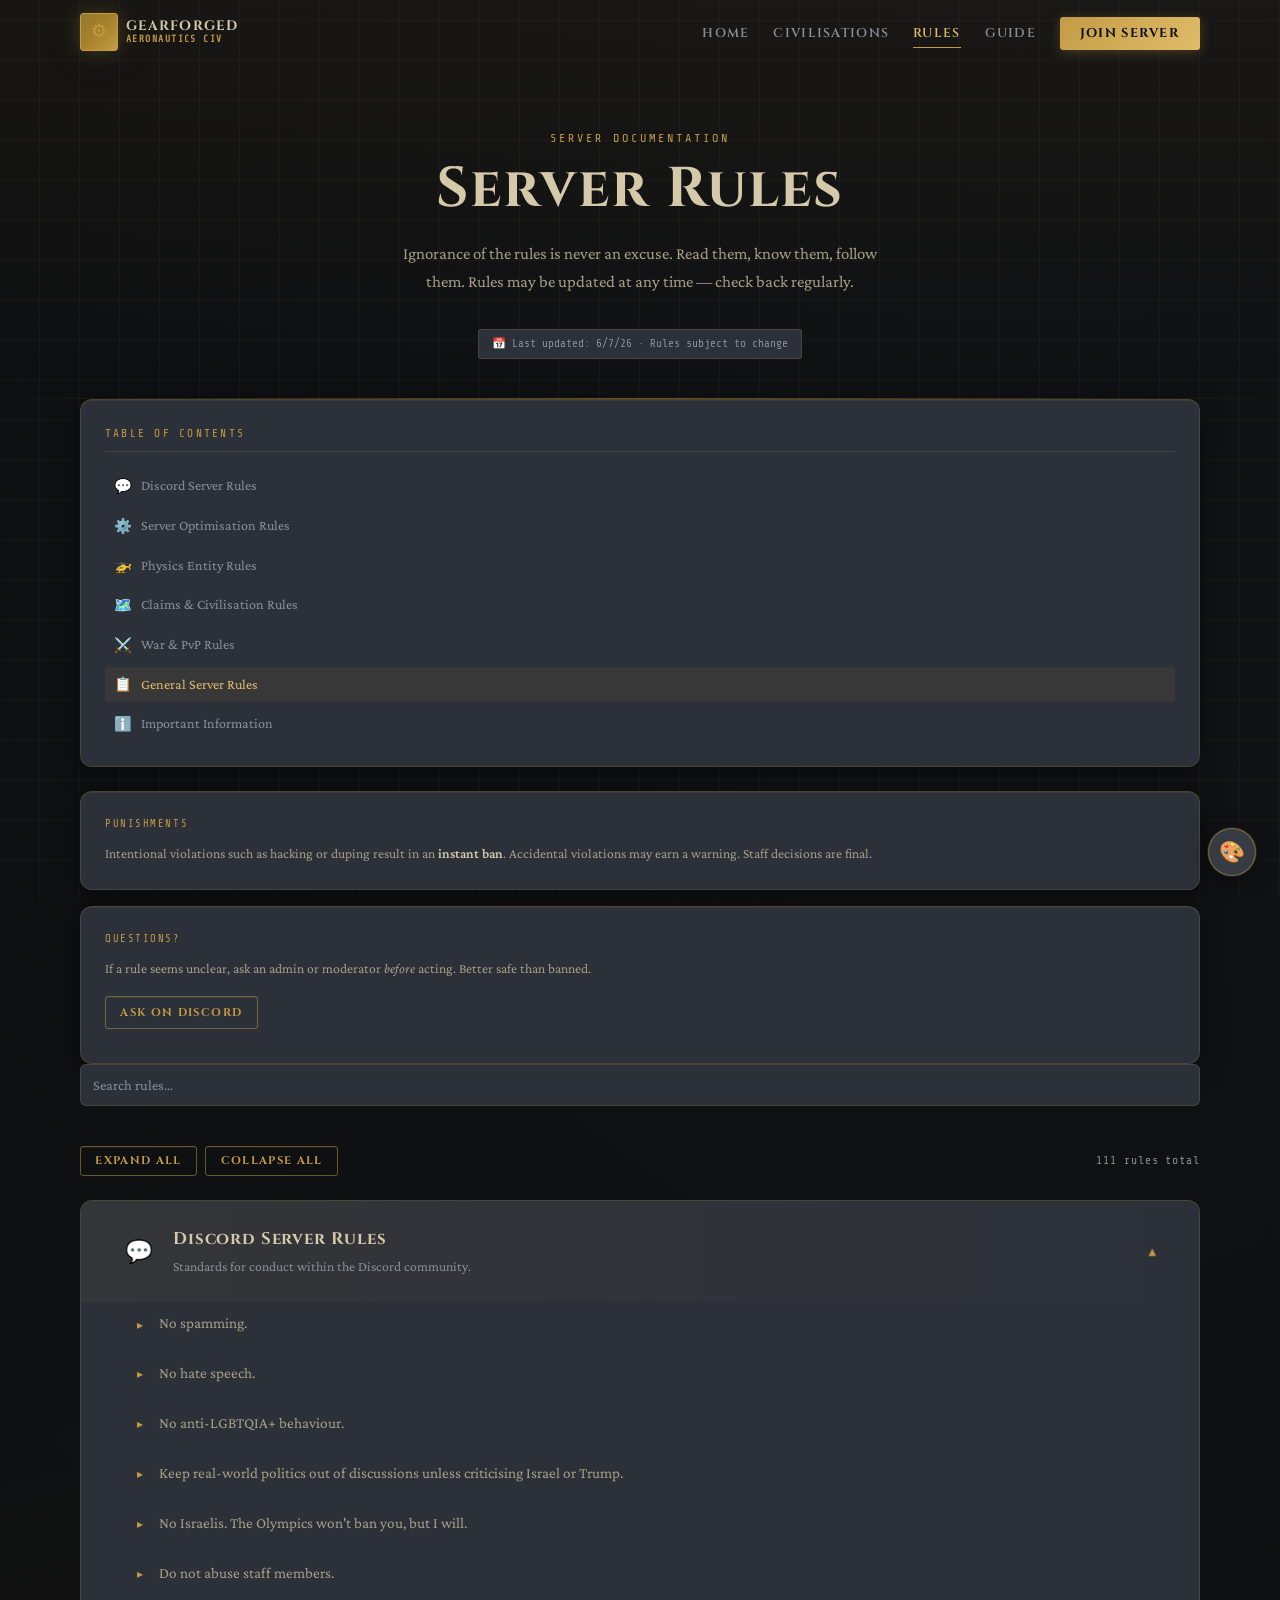
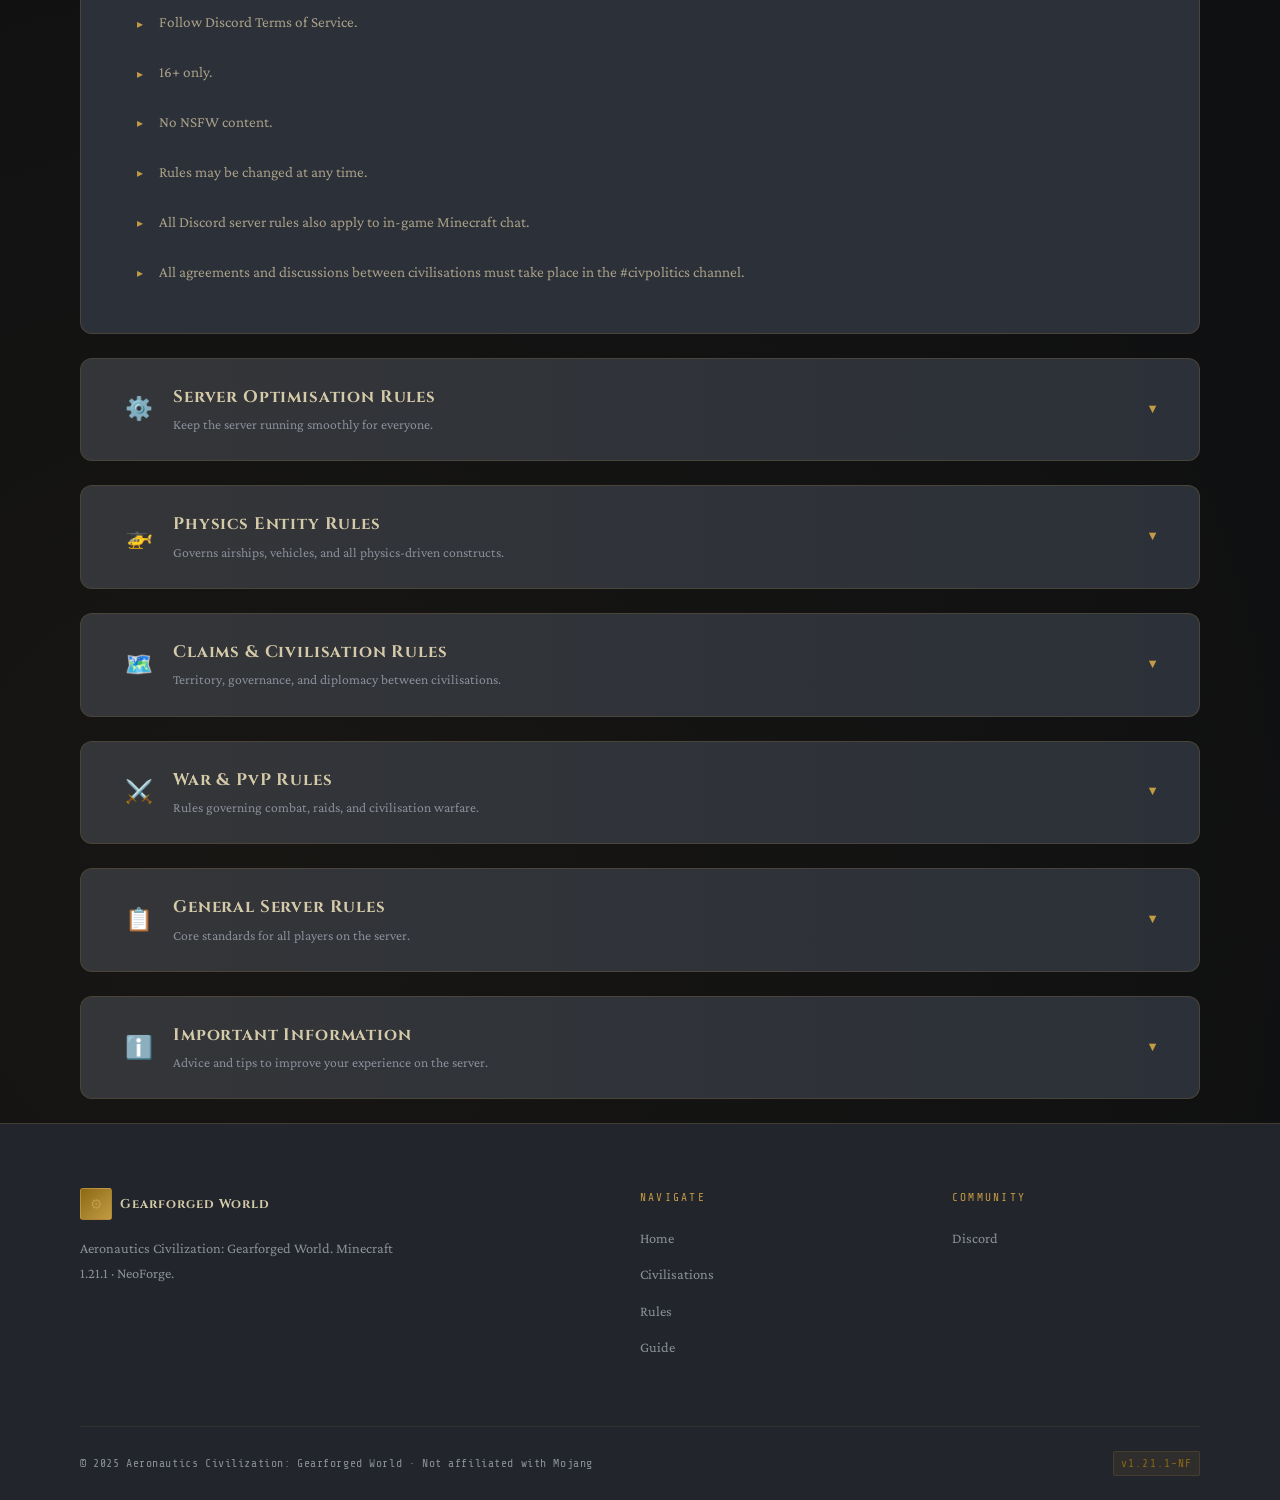
<file: rules.html>
<!doctype html>
<html lang="en">
  <head>
    <meta charset="UTF-8" />
    <meta name="viewport" content="width=device-width, initial-scale=1.0" />
    <meta
      name="description"
      content="Gearforged World server rules — community conduct, claims, war, PvP, physics entities, and more."
    />
    <title>Rules — Gearforged World</title>
    <link rel="stylesheet" href="css/style.css" />
    <style>
      mark {
        background: #ffd166; /* Your yellow theme color */
        color: #000000;
        font-weight: bold;

        /* The Secret Sauce: Wipe out horizontal gaps and structural layout shifts */
        padding: 0 !important;
        margin: 0 !important;
        display: inline;
        line-height: inherit;
      }
      /* Rules page extras */
      .rules-search-bar {
        display: flex;
        gap: var(--space-sm);
        align-items: center;
        margin-bottom: var(--space-xl);
      }

      .rules-search-bar .rules-search {
        flex: 1;
        margin-bottom: 0;
      }

      .rules-controls {
        display: flex;
        gap: var(--space-sm);
        flex-wrap: wrap;
        align-items: center;
        margin-bottom: var(--space-lg);
      }

      .rules-controls .btn {
        font-size: 0.7rem;
        padding: 0.4rem 0.9rem;
      }

      .rules-count {
        font-family: var(--font-mono);
        font-size: 0.72rem;
        color: var(--text-muted);
        letter-spacing: 0.08em;
        margin-left: auto;
      }

      .search-clear-btn {
        position: absolute;
        right: 0.9rem;
        top: 50%;
        transform: translateY(-50%);
        background: none;
        border: none;
        color: var(--text-muted);
        cursor: pointer;
        font-size: 1rem;
        line-height: 1;
        padding: 0.2rem;
        transition: color var(--transition-fast);
        display: none;
      }

      .search-clear-btn.visible {
        display: block;
      }
      .search-clear-btn:hover {
        color: var(--brass);
      }

      .rules-search__input {
        padding-right: 2.5rem;
      }

      /* Last updated badge */
      .last-updated {
        display: inline-flex;
        align-items: center;
        gap: var(--space-sm);
        font-family: var(--font-mono);
        font-size: 0.7rem;
        color: var(--text-muted);
        background: var(--bg-card);
        border: 1px solid var(--border);
        padding: 0.3rem 0.8rem;
        border-radius: var(--radius-sm);
        margin-top: var(--space-md);
      }

      @media (max-width: 900px) {
        .rules-controls {
          flex-direction: column;
          align-items: flex-start;
        }
        .rules-count {
          margin-left: 0;
        }
      }
    </style>
  </head>
  <body>
    <!-- =====================================================
       NAVIGATION
       ===================================================== -->
    <nav class="nav" role="navigation" aria-label="Main navigation">
      <div class="container nav__inner">
        <a
          href="index.html"
          class="nav__logo"
          aria-label="Gearforged World Home"
        >
          <div class="nav__logo-emblem" aria-hidden="true">⚙</div>
          <div class="nav__logo-text">
            Gearforged
            <span class="nav__logo-sub">Aeronautics Civ</span>
          </div>
        </a>
        <ul class="nav__links" role="list">
          <li><a href="index.html" class="nav__link">Home</a></li>
          <li><a href="civs.html" class="nav__link">Civilisations</a></li>
          <li><a href="rules.html" class="nav__link">Rules</a></li>
          <li><a href="guide.html" class="nav__link">Guide</a></li>
          <li>
            <a href="index.html#about" class="nav__cta nav__link"
              >Join Server</a
            >
          </li>
        </ul>
        <button
          class="nav__hamburger"
          aria-label="Toggle mobile menu"
          aria-expanded="false"
        >
          <span></span><span></span><span></span>
        </button>
      </div>
    </nav>

    <div class="nav__mobile">
      <ul
        role="list"
        style="
          list-style: none;
          display: flex;
          flex-direction: column;
          gap: 0.5rem;
        "
      >
        <li><a href="index.html" class="nav__link">Home</a></li>
        <li><a href="civs.html" class="nav__link">Civilisations</a></li>
        <li><a href="rules.html" class="nav__link active">Rules</a></li>
        <li><a href="guide.html" class="nav__link">Guide</a></li>
      </ul>
    </div>

    <!-- =====================================================
       PAGE HEADER
       ===================================================== -->
    <div class="page-header">
      <div class="container">
        <span class="section-eyebrow">Server Documentation</span>
        <h1>Server Rules</h1>
        <p
          style="
            margin: var(--space-md) auto 0;
            max-width: 55ch;
            text-align: center;
          "
        >
          Ignorance of the rules is never an excuse. Read them, know them,
          follow them. Rules may be updated at any time — check back regularly.
        </p>
        <div
          style="
            display: flex;
            justify-content: center;
            margin-top: var(--space-md);
          "
        >
          <span class="last-updated"
            >📅 Last updated: 6/7/26 · Rules subject to change</span
          >
        </div>
      </div>
    </div>

    <!-- =====================================================
       MAIN CONTENT
       ===================================================== -->
    <main>
      <div class="container">
        <div class="rules-layout">
          <!-- ---- Sidebar TOC ---- -->
          <aside aria-label="Rules table of contents">
            <nav class="rules-toc" aria-label="Jump to section">
              <div class="rules-toc__title">Table of Contents</div>
              <ul class="rules-toc__list" id="toc-list" role="list">
                <!-- Populated by rules.js -->
              </ul>
            </nav>

            <!-- Quick note card -->
            <div
              class="card"
              style="margin-top: var(--space-lg); padding: var(--space-lg)"
            >
              <div
                style="
                  font-family: var(--font-mono);
                  font-size: 0.65rem;
                  letter-spacing: 0.15em;
                  text-transform: uppercase;
                  color: var(--brass);
                  margin-bottom: var(--space-sm);
                "
              >
                Punishments
              </div>
              <p style="font-size: 0.85rem; max-width: none">
                Intentional violations such as hacking or duping result in an
                <strong>instant ban</strong>. Accidental violations may earn a
                warning. Staff decisions are final.
              </p>
            </div>

            <div
              class="card"
              style="margin-top: var(--space-md); padding: var(--space-lg)"
            >
              <div
                style="
                  font-family: var(--font-mono);
                  font-size: 0.65rem;
                  letter-spacing: 0.15em;
                  text-transform: uppercase;
                  color: var(--brass);
                  margin-bottom: var(--space-sm);
                "
              >
                Questions?
              </div>
              <p style="font-size: 0.85rem; max-width: none">
                If a rule seems unclear, ask an admin or moderator
                <em>before</em> acting. Better safe than banned.
              </p>
              <a
                href="https://discord.gg/gearforged"
                class="btn btn--secondary"
                target="_blank"
                rel="noopener"
                style="
                  font-size: 0.7rem;
                  padding: 0.4rem 0.9rem;
                  margin-top: var(--space-md);
                  display: inline-block;
                "
              >
                Ask on Discord
              </a>
            </div>
          </aside>

          <!-- ---- Rules main area ---- -->
          <div>
            <!-- Search -->
            <div class="rules-search-bar">
              <div
                class="rules-search"
                style="
                  flex: 1;
                  position: relative;
                  margin-bottom: 0;
                  display: flex;
                  align-items: center;
                  background: var(--bg-card);
                  border: 1px solid var(--border);
                  border-radius: var(--radius-md);
                  padding: 0.25rem;
                "
              >
                <input
                  type="text"
                  id="rules-search"
                  class="rules-search__input"
                  placeholder="Search rules…"
                  aria-label="Search rules"
                  autocomplete="off"
                  style="
                    flex: 1;
                    background: transparent;
                    border: none;
                    outline: none;
                    color: var(--text-primary);
                    font-family: var(--font-body);
                    font-size: 0.9rem;
                    padding: 0.5rem;
                  "
                />
                <button
                  class="search-clear-btn"
                  id="search-clear"
                  aria-label="Clear search"
                  style="margin-right: 0.5rem"
                >
                  ✕
                </button>
              </div>
            </div>

            <!-- Controls -->
            <div class="rules-controls">
              <button class="btn btn--secondary" id="expand-all">
                Expand All
              </button>
              <button class="btn btn--secondary" id="collapse-all">
                Collapse All
              </button>
              <span
                class="rules-count"
                id="rules-count"
                aria-live="polite"
              ></span>
            </div>

            <!-- Rules container — populated by rules.js -->
            <div id="rules-container" aria-label="Server rules" role="region">
              <!-- Loading state -->
              <div
                id="rules-loading"
                style="
                  text-align: center;
                  padding: 3rem;
                  color: var(--text-muted);
                  font-family: var(--font-mono);
                "
              >
                <span class="gear-spinner" aria-hidden="true">⚙</span>
                <p style="margin-top: 1rem">Loading rules…</p>
              </div>
            </div>

            <!-- No results -->
            <div
              class="rules-no-results"
              id="rules-no-results"
              role="status"
              aria-live="polite"
            >
              <p style="font-size: 2rem; margin-bottom: 1rem">⚙</p>
              No rules matching your search.
              <br /><span style="font-size: 0.8rem; opacity: 0.6"
                >Try a different keyword.</span
              >
            </div>
          </div>
        </div>
      </div>
    </main>

    <!-- =====================================================
       FOOTER
       ===================================================== -->
    <footer class="footer" role="contentinfo">
      <div class="container">
        <div class="footer__grid">
          <div class="footer__brand">
            <a href="index.html" class="footer__logo">
              <div class="footer__logo-emblem" aria-hidden="true">⚙</div>
              <span class="footer__logo-text">Gearforged World</span>
            </a>
            <p>
              Aeronautics Civilization: Gearforged World. Minecraft 1.21.1 ·
              NeoForge.
            </p>
          </div>
          <nav aria-label="Footer navigation">
            <div class="footer__col-title">Navigate</div>
            <ul class="footer__links">
              <li><a href="index.html">Home</a></li>
              <li><a href="civs.html">Civilisations</a></li>
              <li><a href="rules.html">Rules</a></li>
              <li><a href="guide.html">Guide</a></li>
            </ul>
          </nav>
          <div>
            <div class="footer__col-title">Community</div>
            <ul class="footer__links">
              <li>
                <a
                  href="https://discord.gg/gearforged"
                  target="_blank"
                  rel="noopener"
                  >Discord</a
                >
              </li>
            </ul>
          </div>
        </div>
        <div class="footer__bottom">
          <span class="footer__copyright"
            >© 2025 Aeronautics Civilization: Gearforged World · Not affiliated
            with Mojang</span
          >
          <span class="footer__version">v1.21.1-NF</span>
        </div>
      </div>
    </footer>

    <script src="js/theme.js"></script>
    <script src="js/main.js"></script>
    <script src="js/rules.js"></script>
  </body>
</html>
</file>
<file: css/style.css>
/* ============================================================
   GEARFORGED WORLD — Main Stylesheet
   Aesthetic: Dark Industrial / Steampunk / Dieselpunk
   Theme system: all accent colours controlled via CSS vars.
   Hardcoded rgba() for accent colour REMOVED — use vars only.
   ============================================================ */

@import url("https://fonts.googleapis.com/css2?family=Cinzel+Decorative:wght@400;700;900&family=Cinzel:wght@400;600;700&family=Crimson+Pro:ital,wght@0,300;0,400;0,600;1,300;1,400&family=Share+Tech+Mono&display=swap");

/* ============================================================
   CSS CUSTOM PROPERTIES
   All theme-switchable values live here.
   rgba() values derived from vars use channel vars so JS can
   override them cleanly without rgba() parsing issues.
   ============================================================ */
:root {
  /* --- Accent (themeable) --- */
  --accent: #c49b45;
  --accent-glow: rgba(196, 155, 69, 0.35);
  --accent-glow-strong: rgba(196, 155, 69, 0.6);
  --brass: #c49b45;
  --brass-light: #e0bc6a;
  --brass-dark: #8b6914;
  --brass-muted: #9a7a35;
  --border: rgba(196, 155, 69, 0.2);
  --border-strong: rgba(196, 155, 69, 0.5);
  --shadow-brass:
    0 0 20px rgba(196, 155, 69, 0.25), 0 0 60px rgba(196, 155, 69, 0.08);
  --accent-glow-card: rgba(196, 155, 69, 0.08);

  /* Derived: used in places where we need the glow at fixed opacities */
  --accent-05: rgba(196, 155, 69, 0.05);
  --accent-08: rgba(196, 155, 69, 0.08);
  --accent-10: rgba(196, 155, 69, 0.1);
  --accent-15: rgba(196, 155, 69, 0.15);
  --accent-20: rgba(196, 155, 69, 0.2);
  --accent-30: rgba(196, 155, 69, 0.3);
  --accent-40: rgba(196, 155, 69, 0.4);
  --accent-50: rgba(196, 155, 69, 0.5);

  /* --- Backgrounds (themeable) --- */
  --bg-primary: #0e0f11;
  --bg-secondary: #22252b;
  --bg-card: #2c3038;
  --bg-elevated: #363b44;

  /* Nav backdrop uses bg-primary at 90% opacity — set as separate var */
  --bg-nav: rgba(14, 15, 17, 0.9);
  --bg-mobile-nav: rgba(14, 15, 17, 0.97);

  /* Hero overlay uses bg-primary channel values */
  --bg-hero-gradient-from: rgba(14, 15, 17, 0);
  --bg-hero-gradient-to: rgba(14, 15, 17, 0.85);
  --bg-hero-vignette: rgba(14, 15, 17, 0.7);

  /* --- Fixed colours (not theme-switched) --- */
  --copper: #b87333;
  --rust: #8b3a2a;
  --steel: #5a6472;
  --steel-light: #7a8898;
  --iron-dark: #1a1c20;
  --iron: #22252b;
  --iron-mid: #2c3038;
  --iron-light: #363b44;
  --soot: #0e0f11;
  --smoke: #4a4f5a;
  --ash: #8a8f9a;
  --parchment: #d4c9a8;
  --parchment-dim: #a89f88;

  /* --- Semantic (use these in components) --- */
  --text-primary: var(--parchment);
  --text-secondary: var(--parchment-dim);
  --text-muted: var(--ash);

  /* Card shadow uses black (not accent) so it always looks right */
  --shadow-card: 0 4px 24px rgba(0, 0, 0, 0.5), 0 1px 0 var(--accent-10) inset;

  /* --- Typography --- */
  --font-display: "Cinzel Decorative", serif;
  --font-heading: "Cinzel", serif;
  --font-body: "Crimson Pro", serif;
  --font-mono: "Share Tech Mono", monospace;

  /* --- Spacing --- */
  --space-xs: 0.25rem;
  --space-sm: 0.5rem;
  --space-md: 1rem;
  --space-lg: 1.5rem;
  --space-xl: 2.5rem;
  --space-2xl: 4rem;
  --space-3xl: 6rem;

  /* --- Misc --- */
  --radius-sm: 3px;
  --radius-md: 6px;
  --radius-lg: 12px;
  --transition-fast: 150ms ease;
  --transition-base: 300ms ease;
  --nav-height: 64px;
}

/* ============================================================
   RESET
   ============================================================ */
*,
*::before,
*::after {
  box-sizing: border-box;
  margin: 0;
  padding: 0;
}
html {
  scroll-behavior: smooth;
  font-size: 16px;
}

body {
  background-color: var(--bg-primary);
  color: var(--text-primary);
  font-family: var(--font-body);
  font-size: 1.05rem;
  line-height: 1.7;
  overflow-x: hidden;
  background-image:
    radial-gradient(circle at 20% 80%, var(--accent-05) 0%, transparent 50%),
    radial-gradient(
      circle at 80% 20%,
      rgba(90, 100, 114, 0.04) 0%,
      transparent 50%
    );
}

/* Grid texture overlay — uses accent var */
body::before {
  content: "";
  position: fixed;
  inset: 0;
  background-image:
    repeating-linear-gradient(
      0deg,
      transparent,
      transparent 39px,
      var(--accent-05) 39px,
      var(--accent-05) 40px
    ),
    repeating-linear-gradient(
      90deg,
      transparent,
      transparent 39px,
      var(--accent-05) 39px,
      var(--accent-05) 40px
    );
  pointer-events: none;
  z-index: 0;
}

body > * {
  position: relative;
  z-index: 1;
}

/* ============================================================
   SCROLLBAR
   ============================================================ */
::-webkit-scrollbar {
  width: 8px;
}
::-webkit-scrollbar-track {
  background: var(--bg-secondary);
}
::-webkit-scrollbar-thumb {
  background: var(--brass-dark);
  border-radius: 4px;
}
::-webkit-scrollbar-thumb:hover {
  background: var(--brass);
}

/* ============================================================
   TYPOGRAPHY
   ============================================================ */
h1,
h2,
h3,
h4,
h5,
h6 {
  font-family: var(--font-heading);
  color: var(--text-primary);
  line-height: 1.2;
  letter-spacing: 0.03em;
}
.display-title {
  font-family: var(--font-display);
  letter-spacing: 0.05em;
}
h1 {
  font-size: clamp(2rem, 5vw, 3.5rem);
}
h2 {
  font-size: clamp(1.5rem, 3vw, 2.25rem);
}
h3 {
  font-size: clamp(1.1rem, 2vw, 1.5rem);
}
h4 {
  font-size: 1.1rem;
}
p {
  color: var(--text-secondary);
  max-width: 70ch;
}
a {
  color: var(--brass);
  text-decoration: none;
  transition: color var(--transition-fast);
}
a:hover {
  color: var(--brass-light);
}
strong {
  color: var(--text-primary);
  font-weight: 600;
}
code {
  font-family: var(--font-mono);
  background: var(--bg-elevated);
  padding: 0.1em 0.4em;
  border-radius: var(--radius-sm);
  font-size: 0.9em;
  color: var(--brass-light);
}
.accent {
  color: var(--accent);
}
.accent-glow {
  color: var(--brass-light);
  text-shadow: 0 0 20px var(--accent-glow-strong);
}

/* ============================================================
   LAYOUT
   ============================================================ */
.container {
  max-width: 1200px;
  margin: 0 auto;
  padding: 0 var(--space-xl);
}
.container--wide {
  max-width: 1400px;
  margin: 0 auto;
  padding: 0 var(--space-xl);
}
.section {
  padding: var(--space-3xl) 0;
}

.section--dark {
  background: var(--bg-secondary);
  position: relative;
}
.section--dark::before {
  content: "";
  position: absolute;
  inset: 0;
  background: repeating-linear-gradient(
    45deg,
    transparent,
    transparent 10px,
    var(--accent-05) 10px,
    var(--accent-05) 11px
  );
  pointer-events: none;
}

.section-header {
  text-align: center;
  margin-bottom: var(--space-2xl);
}
.section-header h2 {
  margin-bottom: var(--space-md);
}
.section-eyebrow {
  font-family: var(--font-mono);
  font-size: 0.75rem;
  letter-spacing: 0.25em;
  text-transform: uppercase;
  color: var(--brass);
  display: block;
  margin-bottom: var(--space-sm);
}

.brass-divider {
  display: flex;
  align-items: center;
  gap: var(--space-md);
  margin: var(--space-xl) 0;
}
.brass-divider::before,
.brass-divider::after {
  content: "";
  flex: 1;
  height: 1px;
  background: linear-gradient(
    90deg,
    transparent,
    var(--brass-dark),
    transparent
  );
}
.brass-divider-icon {
  color: var(--brass);
  font-size: 1.2rem;
}

/* ============================================================
   NAVIGATION
   ============================================================ */
.nav {
  position: fixed;
  top: 0;
  left: 0;
  right: 0;
  height: var(--nav-height);
  z-index: 1000;
  display: flex;
  align-items: center;
  transition:
    background var(--transition-base),
    backdrop-filter var(--transition-base);
}
.nav.scrolled {
  background: var(--bg-nav);
  backdrop-filter: blur(16px) saturate(180%);
  border-bottom: 1px solid var(--border);
  box-shadow: 0 4px 32px rgba(0, 0, 0, 0.4);
}
.nav__inner {
  display: flex;
  align-items: center;
  justify-content: space-between;
  width: 100%;
}

/* Logo */
.nav__logo {
  display: flex;
  align-items: center;
  gap: var(--space-sm);
  text-decoration: none;
}
.nav__logo-emblem {
  width: 38px;
  height: 38px;
  background: linear-gradient(135deg, var(--brass-dark), var(--brass));
  border-radius: var(--radius-sm);
  display: flex;
  align-items: center;
  justify-content: center;
  font-size: 1.1rem;
  border: 1px solid var(--brass);
  box-shadow: var(--shadow-brass);
  transition: box-shadow var(--transition-base);
  position: relative;
  overflow: hidden;
}
.nav__logo-emblem::after {
  content: "";
  position: absolute;
  inset: 0;
  background: linear-gradient(
    135deg,
    rgba(255, 255, 255, 0.1) 0%,
    transparent 50%
  );
}
.nav__logo:hover .nav__logo-emblem {
  box-shadow:
    0 0 25px var(--accent-50),
    0 0 60px var(--accent-15);
}
.nav__logo-text {
  font-family: var(--font-heading);
  font-size: 0.85rem;
  font-weight: 700;
  letter-spacing: 0.08em;
  text-transform: uppercase;
  color: var(--text-primary);
  line-height: 1.1;
}
.nav__logo-sub {
  font-family: var(--font-mono);
  font-size: 0.6rem;
  color: var(--brass);
  letter-spacing: 0.15em;
  text-transform: uppercase;
  display: block;
}

/* Links */
.nav__links {
  display: flex;
  align-items: center;
  gap: var(--space-lg);
  list-style: none;
}
.nav__link {
  font-family: var(--font-heading);
  font-size: 0.8rem;
  font-weight: 600;
  letter-spacing: 0.1em;
  text-transform: uppercase;
  color: var(--text-muted);
  text-decoration: none;
  padding: var(--space-xs) 0;
  position: relative;
  transition: color var(--transition-fast);
}
.nav__link::after {
  content: "";
  position: absolute;
  bottom: -2px;
  left: 0;
  right: 100%;
  height: 1px;
  background: var(--brass);
  transition: right var(--transition-base);
}
.nav__link:hover,
.nav__link.active {
  color: var(--brass-light);
}
.nav__link:hover::after,
.nav__link.active::after {
  right: 0;
}

.nav__cta {
  color: var(--bg-primary) !important;
  background: linear-gradient(135deg, var(--brass), var(--brass-light));
  padding: 0.5rem 1.25rem;
  border-radius: var(--radius-sm);
  font-weight: 700;
  transition: all var(--transition-base) !important;
  box-shadow: 0 2px 12px var(--accent-30);
}
.nav__cta:hover {
  box-shadow: 0 4px 24px var(--accent-50) !important;
  transform: translateY(-1px);
}
.nav__cta::after {
  display: none !important;
}

/* Hamburger */
.nav__hamburger {
  display: none;
  flex-direction: column;
  gap: 5px;
  background: none;
  border: none;
  cursor: pointer;
  padding: 4px;
}
.nav__hamburger span {
  display: block;
  width: 24px;
  height: 2px;
  background: var(--brass);
  border-radius: 2px;
  transition:
    transform var(--transition-base),
    opacity var(--transition-base);
}
.nav__hamburger.open span:nth-child(1) {
  transform: translateY(7px) rotate(45deg);
}
.nav__hamburger.open span:nth-child(2) {
  opacity: 0;
}
.nav__hamburger.open span:nth-child(3) {
  transform: translateY(-7px) rotate(-45deg);
}

/* Mobile menu */
.nav__mobile {
  display: none;
  position: fixed;
  top: var(--nav-height);
  left: 0;
  right: 0;
  background: var(--bg-mobile-nav);
  backdrop-filter: blur(20px);
  border-bottom: 1px solid var(--border);
  padding: var(--space-lg) var(--space-xl);
  z-index: 999;
  flex-direction: column;
  gap: var(--space-md);
}
.nav__mobile.open {
  display: flex;
}
.nav__mobile .nav__link {
  font-size: 0.95rem;
  padding: var(--space-sm) 0;
}

/* ============================================================
   BUTTONS
   ============================================================ */
.btn {
  display: inline-flex;
  align-items: center;
  gap: var(--space-sm);
  font-family: var(--font-heading);
  font-size: 0.8rem;
  font-weight: 700;
  letter-spacing: 0.12em;
  text-transform: uppercase;
  padding: 0.75rem 1.75rem;
  border-radius: var(--radius-sm);
  border: none;
  cursor: pointer;
  text-decoration: none;
  transition: all var(--transition-base);
  position: relative;
  overflow: hidden;
}
.btn::before {
  content: "";
  position: absolute;
  inset: 0;
  background: linear-gradient(
    135deg,
    rgba(255, 255, 255, 0.1) 0%,
    transparent 50%
  );
  opacity: 0;
  transition: opacity var(--transition-fast);
}
.btn:hover::before {
  opacity: 1;
}

.btn--primary {
  background: linear-gradient(
    135deg,
    var(--brass-dark),
    var(--brass),
    var(--brass-light)
  );
  color: var(--bg-primary);
  box-shadow:
    0 4px 20px var(--accent-30),
    inset 0 1px 0 rgba(255, 255, 255, 0.2);
}
.btn--primary:hover {
  color: var(--bg-primary);
  transform: translateY(-2px);
  box-shadow:
    0 8px 32px var(--accent-50),
    inset 0 1px 0 rgba(255, 255, 255, 0.2);
}

.btn--secondary {
  background: transparent;
  color: var(--brass);
  border: 1px solid var(--border-strong);
  box-shadow: inset 0 1px 0 var(--accent-10);
}
.btn--secondary:hover {
  color: var(--brass-light);
  border-color: var(--brass);
  background: var(--accent-08);
  transform: translateY(-2px);
  box-shadow:
    0 4px 20px var(--accent-15),
    inset 0 1px 0 var(--accent-10);
}

/* ============================================================
   CARDS
   ============================================================ */
.card {
  background: var(--bg-card);
  border: 1px solid var(--border);
  border-radius: var(--radius-lg);
  padding: var(--space-xl);
  position: relative;
  overflow: hidden;
  transition: all var(--transition-base);
  box-shadow: var(--shadow-card);
}
.card::before {
  content: "";
  position: absolute;
  top: 0;
  left: 0;
  right: 0;
  height: 3px;
  background: linear-gradient(
    90deg,
    var(--brass-dark),
    var(--brass),
    var(--brass-dark)
  );
  opacity: 0;
  transition: opacity var(--transition-base);
}
.card:hover {
  border-color: var(--border-strong);
  transform: translateY(-4px);
  box-shadow:
    0 12px 40px rgba(0, 0, 0, 0.5),
    0 0 30px var(--accent-10);
}
.card:hover::before {
  opacity: 1;
}
.card--glass {
  background: rgba(44, 48, 56, 0.6);
  backdrop-filter: blur(20px) saturate(120%);
  border: 1px solid var(--accent-15);
}

/* ============================================================
   HERO
   ============================================================ */
.hero {
  min-height: 100vh;
  display: flex;
  align-items: center;
  position: relative;
  overflow: hidden;
  padding-top: var(--nav-height);
}
.hero__bg {
  position: absolute;
  inset: 0;
  background:
    linear-gradient(
      180deg,
      var(--bg-hero-gradient-from) 0%,
      var(--bg-hero-gradient-to) 100%
    ),
    linear-gradient(
      135deg,
      var(--accent-05) 0%,
      transparent 50%,
      rgba(90, 100, 114, 0.04) 100%
    );
  z-index: 0;
}
.hero__bg::before {
  content: "";
  position: absolute;
  inset: 0;
  background-image:
    linear-gradient(var(--accent-08) 1px, transparent 1px),
    linear-gradient(90deg, var(--accent-08) 1px, transparent 1px);
  background-size: 60px 60px;
  animation: blueprintShift 20s linear infinite;
}
.hero__bg::after {
  content: "";
  position: absolute;
  inset: 0;
  background: radial-gradient(
    ellipse at center,
    transparent 40%,
    var(--bg-hero-vignette) 100%
  );
}
@keyframes blueprintShift {
  0% {
    background-position:
      0 0,
      0 0;
  }
  100% {
    background-position:
      60px 60px,
      60px 60px;
  }
}

.hero__gear {
  position: absolute;
  opacity: 0.04;
  font-size: 20rem;
  line-height: 1;
  pointer-events: none;
  animation: gearSpin 60s linear infinite;
  z-index: 0;
  filter: blur(1px);
}
.hero__gear--1 {
  top: -5%;
  right: -8%;
  animation-duration: 80s;
}
.hero__gear--2 {
  bottom: -10%;
  left: -5%;
  font-size: 14rem;
  animation-direction: reverse;
  animation-duration: 55s;
}
@keyframes gearSpin {
  from {
    transform: rotate(0deg);
  }
  to {
    transform: rotate(360deg);
  }
}

.hero__content {
  position: relative;
  z-index: 1;
  max-width: 800px;
}

.hero__eyebrow {
  font-family: var(--font-mono);
  font-size: 0.72rem;
  letter-spacing: 0.3em;
  text-transform: uppercase;
  color: var(--brass);
  display: flex;
  align-items: center;
  gap: var(--space-md);
  margin-bottom: var(--space-lg);
  opacity: 0;
  animation: fadeUp 0.8s 0.2s ease forwards;
}
.hero__eyebrow::before {
  content: "";
  width: 40px;
  height: 1px;
  background: var(--brass);
}

.hero__title {
  font-family: var(--font-display);
  font-size: clamp(2.4rem, 6vw, 5rem);
  font-weight: 900;
  line-height: 1;
  letter-spacing: 0.04em;
  color: var(--text-primary);
  margin-bottom: var(--space-lg);
  opacity: 0;
  animation: fadeUp 0.8s 0.35s ease forwards;
}
.hero__title .line-brass {
  color: var(--brass);
  text-shadow: 0 0 40px var(--accent-40);
  display: block;
}
.hero__subtitle {
  font-size: 1.15rem;
  color: var(--text-secondary);
  line-height: 1.7;
  margin-bottom: var(--space-xl);
  max-width: 60ch;
  opacity: 0;
  animation: fadeUp 0.8s 0.5s ease forwards;
}
.hero__actions {
  display: flex;
  gap: var(--space-md);
  flex-wrap: wrap;
  opacity: 0;
  animation: fadeUp 0.8s 0.65s ease forwards;
}

.hero__ip {
  display: inline-flex;
  align-items: center;
  gap: var(--space-sm);
  background: var(--bg-card);
  border: 1px solid var(--border);
  border-radius: var(--radius-sm);
  padding: 0.75rem 1.25rem;
  font-family: var(--font-mono);
  font-size: 0.85rem;
  color: var(--brass-light);
  cursor: pointer;
  transition: all var(--transition-base);
  opacity: 0;
  animation: fadeUp 0.8s 0.8s ease forwards;
  margin-top: var(--space-md);
  width: fit-content;
}
.hero__ip:hover {
  border-color: var(--brass);
  background: var(--accent-08);
  box-shadow: 0 0 20px var(--accent-15);
}
.hero__ip-label {
  font-size: 0.65rem;
  color: var(--text-muted);
  letter-spacing: 0.1em;
  text-transform: uppercase;
}

.hero__scroll {
  position: absolute;
  bottom: var(--space-xl);
  left: 50%;
  transform: translateX(-50%);
  display: flex;
  flex-direction: column;
  align-items: center;
  gap: var(--space-sm);
  color: var(--text-muted);
  font-family: var(--font-mono);
  font-size: 0.65rem;
  letter-spacing: 0.2em;
  text-transform: uppercase;
  animation: fadeIn 1s 1.5s ease both;
  z-index: 1;
}
.hero__scroll-line {
  width: 1px;
  height: 50px;
  background: linear-gradient(180deg, var(--brass), transparent);
  animation: scrollPulse 2s ease-in-out infinite;
}
@keyframes scrollPulse {
  0%,
  100% {
    opacity: 0.4;
    transform: scaleY(1);
  }
  50% {
    opacity: 1;
    transform: scaleY(1.1);
  }
}

/* ============================================================
   STATS BAR
   ============================================================ */
.stats-bar {
  background: var(--bg-card);
  border-top: 1px solid var(--border);
  border-bottom: 1px solid var(--border);
  padding: var(--space-xl) 0;
}
.stats-bar__grid {
  display: grid;
  grid-template-columns: repeat(auto-fit, minmax(160px, 1fr));
  gap: 1px;
  background: var(--border);
}
.stats-bar__item {
  display: flex;
  flex-direction: column;
  align-items: center;
  padding: var(--space-lg);
  background: var(--bg-card);
  text-align: center;
}
.stats-bar__value {
  font-family: var(--font-heading);
  font-size: 2rem;
  font-weight: 700;
  color: var(--brass);
  line-height: 1;
  margin-bottom: var(--space-xs);
  text-shadow: 0 0 20px var(--accent-30);
}
.stats-bar__label {
  font-family: var(--font-mono);
  font-size: 0.7rem;
  letter-spacing: 0.15em;
  text-transform: uppercase;
  color: var(--text-muted);
}

/* ============================================================
   FEATURE CARDS
   ============================================================ */
.features-grid {
  display: grid;
  grid-template-columns: repeat(auto-fit, minmax(300px, 1fr));
  gap: var(--space-lg);
}
.feature-card {
  background: var(--bg-card);
  border: 1px solid var(--border);
  border-radius: var(--radius-lg);
  padding: var(--space-xl);
  position: relative;
  overflow: hidden;
  transition: all var(--transition-base);
}
.feature-card__icon {
  font-size: 2rem;
  margin-bottom: var(--space-lg);
  display: block;
}
.feature-card__title {
  font-family: var(--font-heading);
  font-size: 1.1rem;
  font-weight: 700;
  color: var(--text-primary);
  margin-bottom: var(--space-sm);
  letter-spacing: 0.05em;
}
.feature-card__desc {
  font-size: 0.95rem;
  color: var(--text-muted);
  line-height: 1.6;
}
.feature-card::after {
  content: "";
  position: absolute;
  bottom: 0;
  left: 0;
  right: 0;
  height: 0;
  background: linear-gradient(180deg, transparent, var(--accent-05));
  transition: height var(--transition-base);
}
.feature-card:hover {
  border-color: var(--accent-40);
  transform: translateY(-4px);
  box-shadow:
    0 12px 40px rgba(0, 0, 0, 0.4),
    0 0 30px var(--accent-08);
}
.feature-card:hover::after {
  height: 100%;
}

/* ============================================================
   CIV PREVIEW CARDS
   ============================================================ */
.civs-preview {
  display: grid;
  grid-template-columns: repeat(auto-fit, minmax(260px, 1fr));
  gap: var(--space-lg);
}
.civ-preview-card {
  background: var(--bg-card);
  border: 1px solid var(--border);
  border-radius: var(--radius-lg);
  padding: var(--space-xl);
  text-align: center;
  position: relative;
  overflow: hidden;
  cursor: pointer;
  transition: all var(--transition-base);
}
.civ-preview-card__glow {
  position: absolute;
  top: 0;
  left: 0;
  right: 0;
  height: 3px;
  opacity: 0;
  transition: opacity var(--transition-base);
}
.civ-preview-card:hover .civ-preview-card__glow {
  opacity: 1;
}
.civ-preview-card__emblem {
  font-size: 2.5rem;
  margin-bottom: var(--space-md);
  display: block;
  filter: drop-shadow(0 0 12px var(--accent-30));
}
.civ-preview-card__name {
  font-family: var(--font-heading);
  font-size: 1.1rem;
  font-weight: 700;
  color: var(--text-primary);
  margin-bottom: var(--space-xs);
}
.civ-preview-card__tagline {
  font-size: 0.85rem;
  color: var(--text-muted);
  font-style: italic;
  margin-bottom: var(--space-md);
}
.civ-preview-card__tags {
  display: flex;
  gap: var(--space-xs);
  flex-wrap: wrap;
  justify-content: center;
}
.tag {
  font-family: var(--font-mono);
  font-size: 0.65rem;
  letter-spacing: 0.08em;
  text-transform: uppercase;
  padding: 0.2em 0.6em;
  border-radius: 2px;
  background: var(--accent-10);
  border: 1px solid var(--accent-20);
  color: var(--brass-muted);
}
.civ-preview-card:hover {
  transform: translateY(-4px);
  box-shadow: 0 12px 40px rgba(0, 0, 0, 0.4);
}

/* ============================================================
   RULES PAGE
   ============================================================ */
.layout {
  display: grid;
  grid-template-columns: 280px 1fr;
  gap: var(--space-2xl);
  align-items: start;
  padding-top: calc(var(--nav-height) + var(--space-2xl));
  padding-bottom: var(--space-3xl);
}
.rules-toc {
  position: sticky;
  top: calc(var(--nav-height) + var(--space-xl));
  background: var(--bg-card);
  border: 1px solid var(--border);
  border-radius: var(--radius-lg);
  padding: var(--space-lg);
  box-shadow: var(--shadow-card);
}
.rules-toc__title {
  font-family: var(--font-mono);
  font-size: 0.7rem;
  letter-spacing: 0.2em;
  text-transform: uppercase;
  color: var(--brass);
  margin-bottom: var(--space-md);
  padding-bottom: var(--space-sm);
  border-bottom: 1px solid var(--border);
}
.rules-toc__list {
  list-style: none;
  display: flex;
  flex-direction: column;
  gap: var(--space-xs);
}
.rules-toc__item a {
  display: flex;
  align-items: center;
  gap: var(--space-sm);
  font-family: var(--font-body);
  font-size: 0.88rem;
  color: var(--text-muted);
  padding: 0.35rem var(--space-sm);
  border-radius: var(--radius-sm);
  transition: all var(--transition-fast);
  text-decoration: none;
}
.rules-toc__item a:hover,
.rules-toc__item a.active {
  color: var(--brass-light);
  background: var(--accent-08);
}
.rules-toc__icon {
  font-size: 0.9rem;
  width: 20px;
  text-align: center;
}

/* Search */
.rules-search {
  position: relative;
  margin-bottom: var(--space-xl);
}
.rules-search__input {
  width: 100%;
  background: var(--bg-card);
  border: 1px solid var(--border);
  border-radius: var(--radius-md);
  padding: 0.85rem 1rem 0.85rem 3rem;
  font-family: var(--font-body);
  font-size: 1rem;
  color: var(--text-primary);
  outline: none;
  transition: all var(--transition-base);
}
.rules-search__input::placeholder {
  color: var(--text-muted);
}
.rules-search__input:focus {
  border-color: var(--brass);
  box-shadow: 0 0 0 3px var(--accent-10);
}
.rules-search__icon {
  position: absolute;
  left: 1rem;
  top: 50%;
  transform: translateY(-50%);
  color: var(--text-muted);
  font-size: 1rem;
  pointer-events: none;
}

/* Rule category accordion */
.rules-category {
  margin-bottom: var(--space-lg);
  background: var(--bg-card);
  border: 1px solid var(--border);
  border-radius: var(--radius-lg);
  overflow: hidden;
  transition: border-color var(--transition-fast);
}
.rules-category:hover {
  border-color: var(--accent-30);
}
.rules-category.hidden {
  display: none;
}

.rules-category__header {
  display: flex;
  align-items: center;
  justify-content: space-between;
  padding: var(--space-lg) var(--space-xl);
  cursor: pointer;
  user-select: none;
  gap: var(--space-md);
  background: linear-gradient(90deg, var(--accent-05), transparent);
  transition: background var(--transition-fast);
}
.rules-category__header:hover {
  background: linear-gradient(90deg, var(--accent-08), transparent);
}
.rules-category__header-left {
  display: flex;
  align-items: center;
  gap: var(--space-md);
}
.rules-category__icon {
  font-size: 1.4rem;
  width: 36px;
  text-align: center;
}
.rules-category__name {
  font-family: var(--font-heading);
  font-size: 1.05rem;
  font-weight: 700;
  color: var(--text-primary);
  letter-spacing: 0.05em;
}
.rules-category__desc {
  font-size: 0.85rem;
  color: var(--text-muted);
  margin-top: 2px;
}
.rules-category__chevron {
  color: var(--brass);
  transition: transform var(--transition-base);
  font-size: 0.8rem;
}
.rules-category.open .rules-category__chevron {
  transform: rotate(180deg);
}

.rules-category__body {
  display: none;
  padding: 0 var(--space-xl) var(--space-xl);
}
.rules-category.open .rules-category__body {
  display: block;
}

/* Subsections */
.rules-subsection {
  margin-top: var(--space-lg);
}
.rules-subsection__title {
  font-family: var(--font-mono);
  font-size: 0.72rem;
  letter-spacing: 0.2em;
  text-transform: uppercase;
  color: var(--brass-muted);
  margin-bottom: var(--space-sm);
  padding-bottom: var(--space-xs);
  border-bottom: 1px solid var(--accent-10);
}
.rules-subsection__intro {
  font-size: 0.9rem;
  color: var(--text-muted);
  margin-bottom: var(--space-sm);
  font-style: italic;
}

/* Rule items */
.rules-list {
  list-style: none;
  display: flex;
  flex-direction: column;
  gap: var(--space-sm);
}
.rule-item {
  display: flex;
  gap: var(--space-md);
  padding: var(--space-sm) var(--space-md);
  border-radius: var(--radius-sm);
  font-size: 0.95rem;
  color: var(--text-secondary);
  transition: background var(--transition-fast);
  align-items: flex-start;
}
.rule-item:hover {
  background: var(--accent-05);
}
.rule-item::before {
  content: "▸";
  color: var(--brass);
  flex-shrink: 0;
  font-size: 0.75rem;
  margin-top: 0.35em;
}

/* Highlight matching rule items */
.rule-item.highlight {
  background: var(--accent-10);
  border-left: 2px solid var(--brass);
}

/* Text match highlight span (injected by JS search) */
.search-match {
  background: var(--accent-30);
  color: var(--brass-light);
  border-radius: 2px;
  padding: 0 2px;
  font-weight: 600;
}

.rules-no-results {
  text-align: center;
  padding: var(--space-3xl);
  color: var(--text-muted);
  font-family: var(--font-mono);
  display: none;
}
.rules-no-results.visible {
  display: block;
}

/* ============================================================
   PAGE HERO (inner pages)
   ============================================================ */
.page-hero {
  padding: calc(var(--nav-height) + var(--space-3xl)) 0 var(--space-2xl);
  text-align: center;
  position: relative;
  overflow: hidden;
}
.page-hero__bg {
  position: absolute;
  inset: 0;
  background: radial-gradient(
    ellipse at 50% 100%,
    var(--accent-08) 0%,
    transparent 70%
  );
  pointer-events: none;
}
.page-hero__bg::before {
  content: "";
  position: absolute;
  inset: 0;
  background-image:
    linear-gradient(var(--accent-05) 1px, transparent 1px),
    linear-gradient(90deg, var(--accent-05) 1px, transparent 1px);
  background-size: 40px 40px;
}

/* ============================================================
   CIVILISATION CARDS (full page)
   ============================================================ */
.civ-card {
  background: var(--bg-card);
  border: 1px solid var(--border);
  border-radius: var(--radius-lg);
  overflow: hidden;
  margin-bottom: var(--space-xl);
  position: relative;
  transition: all var(--transition-base);
}
.civ-card:hover {
  box-shadow: 0 16px 48px rgba(0, 0, 0, 0.4);
}
.civ-card__accent-bar {
  height: 4px;
  width: 100%;
}
.civ-card__inner {
  padding: var(--space-2xl);
  display: grid;
  grid-template-columns: 300px 1fr;
  gap: var(--space-2xl);
}
.civ-card__sidebar {
  border-right: 1px solid var(--border);
  padding-right: var(--space-2xl);
}
.civ-card__emblem {
  font-size: 4rem;
  display: block;
  margin-bottom: var(--space-md);
  filter: drop-shadow(0 0 20px var(--accent-30));
}
.civ-card__name {
  font-family: var(--font-heading);
  font-size: 1.6rem;
  font-weight: 700;
  color: var(--text-primary);
  margin-bottom: var(--space-xs);
}
.civ-card__tagline {
  font-style: italic;
  color: var(--text-muted);
  font-size: 0.95rem;
  margin-bottom: var(--space-lg);
}
.civ-card__meta {
  display: flex;
  flex-direction: column;
  gap: var(--space-sm);
}
.civ-meta-item {
  display: flex;
  flex-direction: column;
  gap: 2px;
}
.civ-meta-label {
  font-family: var(--font-mono);
  font-size: 0.65rem;
  letter-spacing: 0.15em;
  text-transform: uppercase;
  color: var(--brass-muted);
}
.civ-meta-value {
  font-size: 0.9rem;
  color: var(--text-primary);
}
.civ-card__content h3 {
  font-family: var(--font-mono);
  font-size: 0.72rem;
  letter-spacing: 0.2em;
  text-transform: uppercase;
  color: var(--brass-muted);
  margin-bottom: var(--space-sm);
  margin-top: var(--space-lg);
  padding-bottom: var(--space-xs);
  border-bottom: 1px solid var(--accent-10);
}
.civ-card__content h3:first-child {
  margin-top: 0;
}
.civ-card__content p {
  font-size: 0.95rem;
  color: var(--text-secondary);
  max-width: none;
}
.civ-doctrine {
  background: var(--bg-elevated);
  border-left: 3px solid var(--brass);
  padding: var(--space-md) var(--space-lg);
  border-radius: 0 var(--radius-sm) var(--radius-sm) 0;
  font-style: italic;
  color: var(--text-muted);
  font-size: 0.95rem;
  margin: var(--space-md) 0;
}
.civ-tags {
  display: flex;
  gap: var(--space-xs);
  flex-wrap: wrap;
  margin-top: var(--space-lg);
}

/* ============================================================
   GUIDE PAGE
   ============================================================ */
.guide-layout {
  display: grid;
  grid-template-columns: 240px 1fr;
  gap: var(--space-2xl);
  align-items: start;
  padding-top: calc(var(--nav-height) + var(--space-2xl));
  padding-bottom: var(--space-3xl);
}
.guide-nav {
  position: sticky;
  top: calc(var(--nav-height) + var(--space-xl));
}
.guide-nav__title {
  font-family: var(--font-mono);
  font-size: 0.7rem;
  letter-spacing: 0.2em;
  text-transform: uppercase;
  color: var(--brass);
  margin-bottom: var(--space-md);
}
.guide-nav__list {
  list-style: none;
  display: flex;
  flex-direction: column;
  gap: 2px;
}
.guide-nav__item a {
  display: block;
  font-size: 0.88rem;
  color: var(--text-muted);
  padding: 0.4rem 0.75rem;
  border-left: 2px solid transparent;
  transition: all var(--transition-fast);
  text-decoration: none;
}
.guide-nav__item a:hover,
.guide-nav__item a.active {
  color: var(--brass-light);
  border-left-color: var(--brass);
  background: var(--accent-05);
}

.guide-section {
  margin-bottom: var(--space-2xl);
  scroll-margin-top: calc(var(--nav-height) + var(--space-xl));
}
.guide-section h2 {
  color: var(--text-primary);
  margin-bottom: var(--space-md);
  padding-bottom: var(--space-sm);
  border-bottom: 1px solid var(--border);
}
.guide-section h3 {
  color: var(--brass-light);
  margin-top: var(--space-lg);
  margin-bottom: var(--space-sm);
  font-size: 1.1rem;
}
.guide-section p {
  margin-bottom: var(--space-md);
  max-width: none;
}
.guide-section ul {
  list-style: none;
  display: flex;
  flex-direction: column;
  gap: var(--space-xs);
  margin-bottom: var(--space-md);
}
.guide-section ul li {
  display: flex;
  gap: var(--space-sm);
  color: var(--text-secondary);
  padding: var(--space-xs) 0;
  font-size: 0.95rem;
}
.guide-section ul li::before {
  content: "▸";
  color: var(--brass);
  flex-shrink: 0;
  margin-top: 0.1em;
  font-size: 0.8rem;
}

/* Info boxes */
.info-box {
  background: var(--bg-elevated);
  border-left: 3px solid var(--brass);
  border-radius: 0 var(--radius-md) var(--radius-md) 0;
  padding: var(--space-lg);
  margin: var(--space-lg) 0;
}
.info-box--warning {
  border-left-color: #e07b39;
  background: rgba(224, 123, 57, 0.06);
}
.info-box--danger {
  border-left-color: var(--rust);
  background: rgba(139, 58, 42, 0.06);
}
.info-box__title {
  font-family: var(--font-mono);
  font-size: 0.7rem;
  letter-spacing: 0.15em;
  text-transform: uppercase;
  color: var(--brass);
  margin-bottom: var(--space-sm);
}
.info-box--warning .info-box__title {
  color: #e07b39;
}
.info-box--danger .info-box__title {
  color: var(--rust);
}

/* ============================================================
   PAGE HEADER
   ============================================================ */
.page-header {
  padding: calc(var(--nav-height) + var(--space-2xl)) 0 var(--space-xl);
  text-align: center;
  position: relative;
  overflow: hidden;
  background: linear-gradient(180deg, var(--accent-05), transparent);
}
.page-header::before {
  content: "";
  position: absolute;
  bottom: 0;
  left: 0;
  right: 0;
  height: 1px;
  background: linear-gradient(
    90deg,
    transparent,
    var(--brass-dark),
    transparent
  );
}

/* ============================================================
   FOOTER
   ============================================================ */
.footer {
  background: var(--bg-secondary);
  border-top: 1px solid var(--border);
  padding: var(--space-2xl) 0 var(--space-lg);
}
.footer__grid {
  display: grid;
  grid-template-columns: 2fr 1fr 1fr;
  gap: var(--space-2xl);
  margin-bottom: var(--space-2xl);
}
.footer__logo {
  display: flex;
  align-items: center;
  gap: var(--space-sm);
  margin-bottom: var(--space-md);
  text-decoration: none;
}
.footer__logo-emblem {
  width: 32px;
  height: 32px;
  background: linear-gradient(135deg, var(--brass-dark), var(--brass));
  border-radius: var(--radius-sm);
  display: flex;
  align-items: center;
  justify-content: center;
  font-size: 0.9rem;
  border: 1px solid var(--accent-40);
}
.footer__logo-text {
  font-family: var(--font-heading);
  font-size: 0.8rem;
  font-weight: 700;
  color: var(--text-primary);
  letter-spacing: 0.08em;
}
.footer__brand p {
  font-size: 0.9rem;
  color: var(--text-muted);
  max-width: 40ch;
  margin-bottom: var(--space-md);
}
.footer__col-title {
  font-family: var(--font-mono);
  font-size: 0.7rem;
  letter-spacing: 0.2em;
  text-transform: uppercase;
  color: var(--brass);
  margin-bottom: var(--space-md);
}
.footer__links {
  list-style: none;
  display: flex;
  flex-direction: column;
  gap: var(--space-sm);
}
.footer__links a {
  font-size: 0.9rem;
  color: var(--text-muted);
  text-decoration: none;
  transition: color var(--transition-fast);
}
.footer__links a:hover {
  color: var(--brass-light);
}
.footer__bottom {
  border-top: 1px solid var(--accent-10);
  padding-top: var(--space-lg);
  display: flex;
  justify-content: space-between;
  align-items: center;
  gap: var(--space-md);
}
.footer__copyright {
  font-family: var(--font-mono);
  font-size: 0.72rem;
  color: var(--text-muted);
  letter-spacing: 0.05em;
}
.footer__version {
  font-family: var(--font-mono);
  font-size: 0.7rem;
  color: var(--brass-dark);
  letter-spacing: 0.1em;
  background: var(--accent-08);
  border: 1px solid var(--accent-15);
  padding: 0.2em 0.6em;
  border-radius: 2px;
}

/* ============================================================
   ANIMATIONS
   ============================================================ */
@keyframes fadeUp {
  from {
    opacity: 0;
    transform: translateY(24px);
  }
  to {
    opacity: 1;
    transform: translateY(0);
  }
}
@keyframes fadeIn {
  from {
    opacity: 0;
  }
  to {
    opacity: 1;
  }
}

.reveal {
  opacity: 0;
  transform: translateY(30px);
  transition:
    opacity 0.7s ease,
    transform 0.7s ease;
}
.reveal.visible {
  opacity: 1;
  transform: translateY(0);
}

/* ============================================================
   TOAST
   ============================================================ */
.toast {
  position: fixed;
  bottom: var(--space-xl);
  left: 50%;
  transform: translateX(-50%) translateY(100px);
  background: var(--bg-elevated);
  border: 1px solid var(--border-strong);
  border-radius: var(--radius-md);
  padding: 0.75rem 1.5rem;
  font-family: var(--font-mono);
  font-size: 0.8rem;
  color: var(--brass-light);
  z-index: 9999;
  transition: transform 0.3s ease;
  box-shadow:
    0 8px 32px rgba(0, 0, 0, 0.4),
    0 0 20px var(--accent-20);
  white-space: nowrap;
}
.toast.show {
  transform: translateX(-50%) translateY(0);
}

.gear-spinner {
  display: inline-block;
  font-size: 2rem;
  animation: gearSpin 1s linear infinite;
}

/* ============================================================
   PVP BADGE
   ============================================================ */
.pvp-badge {
  display: inline-flex;
  align-items: center;
  gap: var(--space-sm);
  background: rgba(139, 58, 42, 0.15);
  border: 1px solid rgba(139, 58, 42, 0.4);
  border-radius: var(--radius-md);
  padding: 0.4rem 0.9rem;
  font-family: var(--font-mono);
  font-size: 0.75rem;
  color: #e07b39;
  letter-spacing: 0.05em;
}
.pvp-badge::before {
  content: "";
  width: 6px;
  height: 6px;
  border-radius: 50%;
  background: #e07b39;
  animation: pvpPulse 1.5s ease-in-out infinite;
}
@keyframes pvpPulse {
  0%,
  100% {
    opacity: 1;
    box-shadow: 0 0 0 0 rgba(224, 123, 57, 0.4);
  }
  50% {
    opacity: 0.7;
    box-shadow: 0 0 0 6px rgba(224, 123, 57, 0);
  }
}

/* ============================================================
   RESPONSIVE
   ============================================================ */
@media (max-width: 900px) {
  :root {
    --space-3xl: 4rem;
  }
  .container,
  .container--wide {
    padding: 0 var(--space-lg);
  }
  .nav__links {
    display: none;
  }
  .nav__hamburger {
    display: flex;
  }

  .rules-layout {
    grid-template-columns: 1fr;
    padding-top: calc(var(--nav-height) + var(--space-lg));
  }
  .rules-toc {
    position: static;
  }

  .guide-layout {
    grid-template-columns: 1fr;
    padding-top: calc(var(--nav-height) + var(--space-lg));
  }
  .guide-nav {
    position: static;
    margin-bottom: var(--space-lg);
  }
  .guide-nav__list {
    flex-direction: row;
    flex-wrap: wrap;
  }
  .guide-nav__item a {
    border-left: none;
    border-bottom: 2px solid transparent;
    padding: 0.3rem 0.6rem;
    font-size: 0.8rem;
  }
  .guide-nav__item a:hover,
  .guide-nav__item a.active {
    border-left-color: transparent;
    border-bottom-color: var(--brass);
  }

  .civ-card__inner {
    grid-template-columns: 1fr;
  }
  .civ-card__sidebar {
    border-right: none;
    border-bottom: 1px solid var(--border);
    padding-right: 0;
    padding-bottom: var(--space-xl);
  }

  .footer__grid {
    grid-template-columns: 1fr;
    gap: var(--space-xl);
  }
  .footer__bottom {
    flex-direction: column;
    text-align: center;
  }

  .hero__actions {
    flex-direction: column;
    align-items: flex-start;
  }
  .features-grid {
    grid-template-columns: 1fr;
  }
  .civs-preview {
    grid-template-columns: 1fr 1fr;
  }
  .stats-bar__grid {
    grid-template-columns: repeat(2, 1fr);
  }
}

@media (max-width: 500px) {
  .civs-preview {
    grid-template-columns: 1fr;
  }
  .hero__title {
    font-size: clamp(1.8rem, 8vw, 2.5rem);
  }
}
</file>
